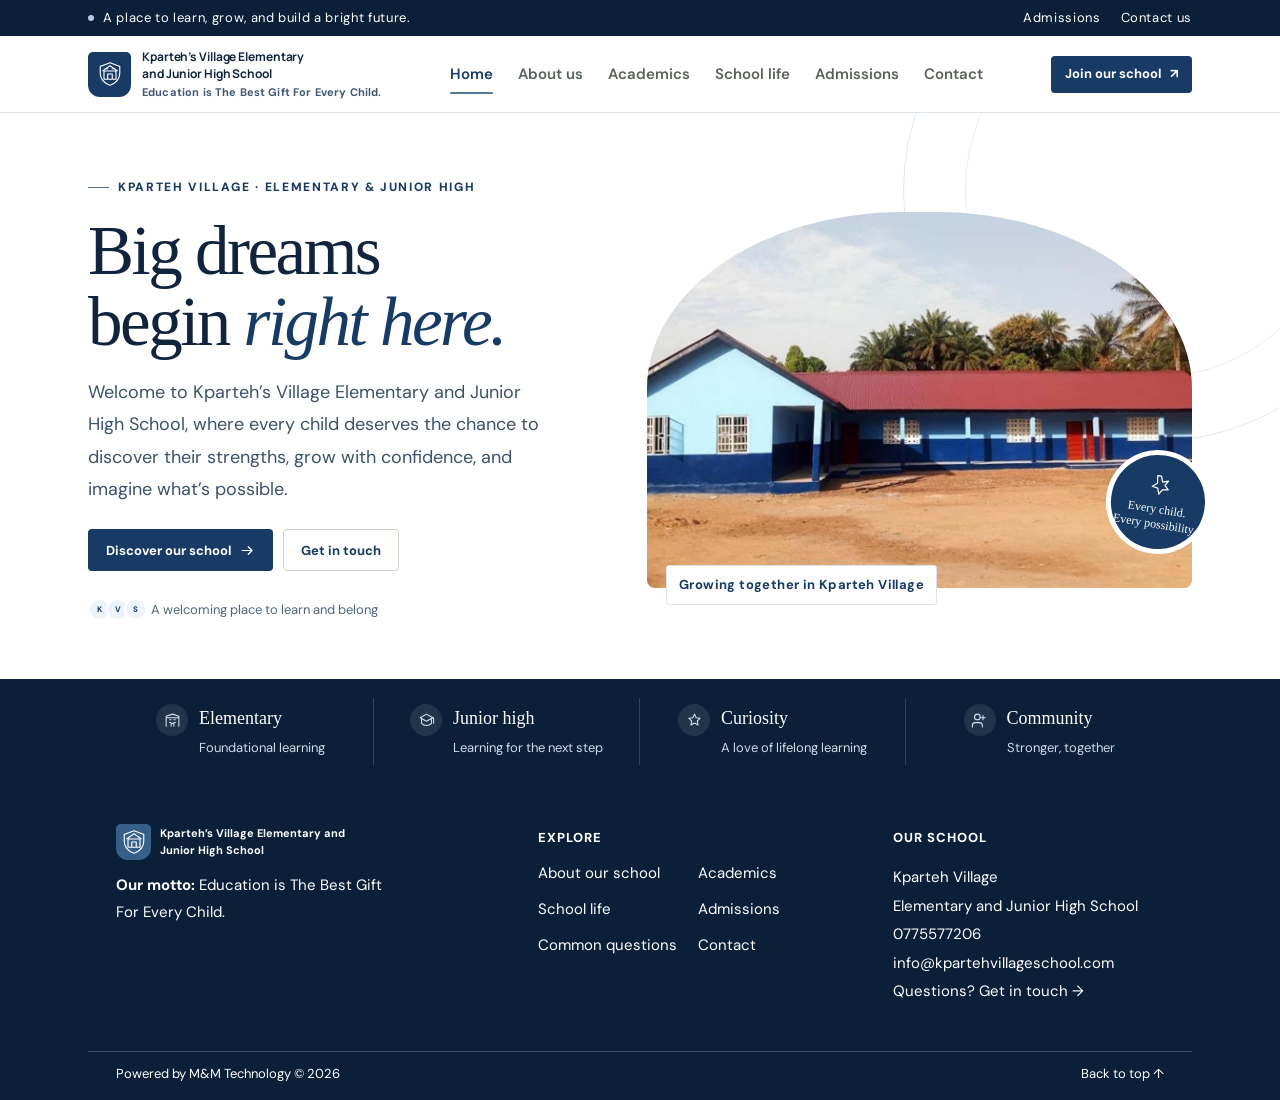
<file: index.html>
<!doctype html>
<html lang="en">
<head>
<meta charset="utf-8">
<meta name="viewport" content="width=device-width,initial-scale=1">
<meta name="theme-color" content="#faf8f3">
<meta name="description" content="Welcome to Kparteh’s Village Elementary and Junior High School. Discover our school, learning programs, admissions, and how to get in touch.">
<title>Home | Kparteh’s Village School</title>
<link rel="preconnect" href="https://fonts.googleapis.com">
<link rel="preconnect" href="https://fonts.gstatic.com" crossorigin>
<link href="https://fonts.googleapis.com/css2?family=DM+Sans:wght@400;500;600;700;800&family=Manrope:wght@400;500;600;700;800&display=swap" rel="stylesheet">
<link rel="stylesheet" href="site.css?v=readable-text">
</head>
<body data-page="index.html">
<a class="skip-link" href="#main">Skip to main content</a>
<div class="topline"><div class="topline-inner"><div class="topline-message"><i></i> A place to learn, grow, and build a bright future.</div><div class="topline-links"><a href="admissions.html">Admissions</a><a href="contact.html">Contact us</a></div></div></div>
<header class="header"><div class="header-inner">
    <a class="brand" href="index.html" aria-label="Kparteh's Village School home"><span class="crest"><svg viewBox="0 0 40 40" aria-hidden="true"><path d="M20 5 33 10v9c0 8-5.6 13.2-13 16-7.4-2.8-13-8-13-16v-9z" fill="none" stroke="currentColor" stroke-width="1.5"/><path d="M12 16h16v11H12zm-2 0 10-7 10 7M17 27v-7h6v7" fill="none" stroke="currentColor" stroke-width="1.5" stroke-linejoin="round"/><path d="M15 13h2m6 0h2" stroke="currentColor" stroke-width="1.5" stroke-linecap="round"/></svg></span><span class="brand-copy"><strong>Kparteh’s Village Elementary<br>and Junior High School</strong><small>Education is The Best Gift For Every Child.</small></span></a>
    <nav class="nav" id="mainNav" aria-label="Main navigation"><a href="index.html">Home</a><a href="about.html">About us</a><a href="academics.html">Academics</a><a href="life.html">School life</a><a href="admissions.html">Admissions</a><a href="contact.html">Contact</a></nav>
    <a class="header-cta" href="admissions.html">Join our school <span aria-hidden="true">↗</span></a><button class="menu-toggle" id="menuToggle" aria-expanded="false" aria-controls="mainNav" aria-label="Open navigation menu"><svg viewBox="0 0 24 24"><path d="M4 7h16M4 12h16M4 17h16" fill="none" stroke="currentColor" stroke-width="1.8" stroke-linecap="round"/></svg></button>
  </div></header>
<main id="main">
<section class="hero" id="home"><div class="hero-inner"><div class="hero-content"><div class="eyebrow">Kparteh Village · Elementary & junior high</div><h1>Big dreams<br>begin <em>right here.</em></h1><p class="hero-copy">Welcome to Kparteh’s Village Elementary and Junior High School, where every child deserves the chance to discover their strengths, grow with confidence, and imagine what’s possible.</p><div class="hero-actions"><a class="button button-primary" href="about.html">Discover our school <svg viewBox="0 0 20 20"><path d="M3 10h13m-5-5 5 5-5 5" fill="none" stroke="currentColor" stroke-width="1.6" stroke-linecap="round" stroke-linejoin="round"/></svg></a><a class="button button-outline" href="contact.html">Get in touch</a></div><div class="hero-note"><span class="note-avatars"><span>K</span><span>V</span><span>S</span></span><span>A welcoming place to learn and belong</span></div></div>
      <div class="hero-visual" aria-label="Photo of the school building at Kparteh Village"><div class="illustration"><img src="Image/schoolbuilding.jpg" alt="School building at Kparteh Village" fetchpriority="high"></div><div class="hero-sticker"><span><svg viewBox="0 0 24 24" aria-hidden="true"><path d="M12 3 14 9l6-2-3 5 4 4-6 1-3 5-2-6-6-1 5-4-1-8z" fill="none" stroke="currentColor" stroke-width="1.3" stroke-linejoin="round"/></svg><br>Every child.<br>Every possibility.</span></div><div class="corner-label">Growing together in Kparteh Village</div></div>
    </div></section>
<div class="stats-band" aria-label="Our school at a glance"><div class="stats-inner"><div class="stat"><span class="stat-icon"><svg viewBox="0 0 24 24"><path d="M3 20V6l9-3 9 3v14M3 8h18M8 11h2m4 0h2M8 15h2m4 0h2M10 20v-2a2 2 0 0 1 4 0v2" fill="none" stroke="currentColor" stroke-width="1.5" stroke-linecap="round" stroke-linejoin="round"/></svg></span><span class="stat-copy"><strong>Elementary</strong><span>Foundational learning</span></span></div><div class="stat"><span class="stat-icon"><svg viewBox="0 0 24 24"><path d="M12 3 3 8l9 5 9-5-9-5zM5 10v6c4 4 10 4 14 0v-6m3-2v8" fill="none" stroke="currentColor" stroke-width="1.5" stroke-linecap="round" stroke-linejoin="round"/></svg></span><span class="stat-copy"><strong>Junior high</strong><span>Learning for the next step</span></span></div><div class="stat"><span class="stat-icon"><svg viewBox="0 0 24 24"><path d="m12 3 2.4 5 5.6.8-4 3.9 1 5.6-5-2.7-5 2.7 1-5.6-4-3.9 5.6-.8z" fill="none" stroke="currentColor" stroke-width="1.5" stroke-linejoin="round"/></svg></span><span class="stat-copy"><strong>Curiosity</strong><span>A love of lifelong learning</span></span></div><div class="stat"><span class="stat-icon"><svg viewBox="0 0 24 24"><path d="M16 21v-2a4 4 0 0 0-4-4H6a4 4 0 0 0-4 4v2m7-10a4 4 0 1 0 0-8 4 4 0 0 0 0 8zm8-6v6m3-3h-6" fill="none" stroke="currentColor" stroke-width="1.5" stroke-linecap="round"/></svg></span><span class="stat-copy"><strong>Community</strong><span>Stronger, together</span></span></div></div></div>
</main>
<footer class="footer"><div class="footer-main"><div class="footer-intro"><a class="footer-brand" href="index.html"><span class="crest"><svg viewBox="0 0 40 40" aria-hidden="true"><path d="M20 5 33 10v9c0 8-5.6 13.2-13 16-7.4-2.8-13-8-13-16v-9z" fill="none" stroke="currentColor" stroke-width="1.5"/><path d="M12 16h16v11H12zm-2 0 10-7 10 7M17 27v-7h6v7" fill="none" stroke="currentColor" stroke-width="1.5" stroke-linejoin="round"/></svg></span><strong>Kparteh’s Village Elementary and Junior High School</strong></a><p><strong>Our motto:</strong> Education is The Best Gift For Every Child.</p></div><div><h3 class="footer-heading">Explore</h3><nav class="footer-links" aria-label="Footer navigation"><a href="about.html">About our school</a><a href="academics.html">Academics</a><a href="life.html">School life</a><a href="admissions.html">Admissions</a><a href="contact.html#faq">Common questions</a><a href="contact.html">Contact</a></nav></div><div><h3 class="footer-heading">Our school</h3><p class="footer-text" style="line-height:1.9">Kparteh Village<br>Elementary and Junior High School<br><a href="tel:0775577206">0775577206</a><br><a href="mailto:info@kpartehvillageschool.com">info@kpartehvillageschool.com</a><br><a class="back-top" href="contact.html">Questions? Get in touch →</a></p></div></div><div class="footer-bottom"><span>Powered by M&amp;M Technology &#169; 2026</span><a href="index.html" class="back-top">Back to top ↑</a></div></footer>
<script>
const menuToggle=document.getElementById('menuToggle');const mainNav=document.getElementById('mainNav');
menuToggle.addEventListener('click',()=>{const open=menuToggle.getAttribute('aria-expanded')!=='true';menuToggle.setAttribute('aria-expanded',String(open));menuToggle.setAttribute('aria-label',open?'Close navigation menu':'Open navigation menu');mainNav.classList.toggle('open',open)});
mainNav.addEventListener('click',event=>{if(event.target.closest('a')){mainNav.classList.remove('open');menuToggle.setAttribute('aria-expanded','false');menuToggle.setAttribute('aria-label','Open navigation menu')}});
const currentPage=document.body.dataset.page;document.querySelectorAll('.nav a').forEach(link=>{if(link.getAttribute('href')===currentPage){link.classList.add('active');link.setAttribute('aria-current','page')}});

document.querySelectorAll('.faq-question').forEach(button=>button.addEventListener('click',()=>{const open=button.getAttribute('aria-expanded')==='true';button.setAttribute('aria-expanded',String(!open));button.nextElementSibling.hidden=open}));
const contactForm=document.getElementById('contactForm');if(contactForm)contactForm.addEventListener('submit',async event=>{event.preventDefault();const data=new FormData(contactForm);const text='Name: '+data.get('name')+'\nPhone: '+(data.get('phone')||'Not provided')+'\nTopic: '+data.get('reason')+'\n\n'+data.get('message');const status=document.getElementById('contactStatus');try{await navigator.clipboard.writeText('Subject: Question for Kparteh’s Village School\n\n'+text);status.textContent='Your message has been copied. You can paste it into an email or share it with the school directly.'}catch{status.textContent='Your message has not been sent. Please copy your details and contact the school directly.'}status.classList.add('show')});
</script>
</body>
</html>
</file>
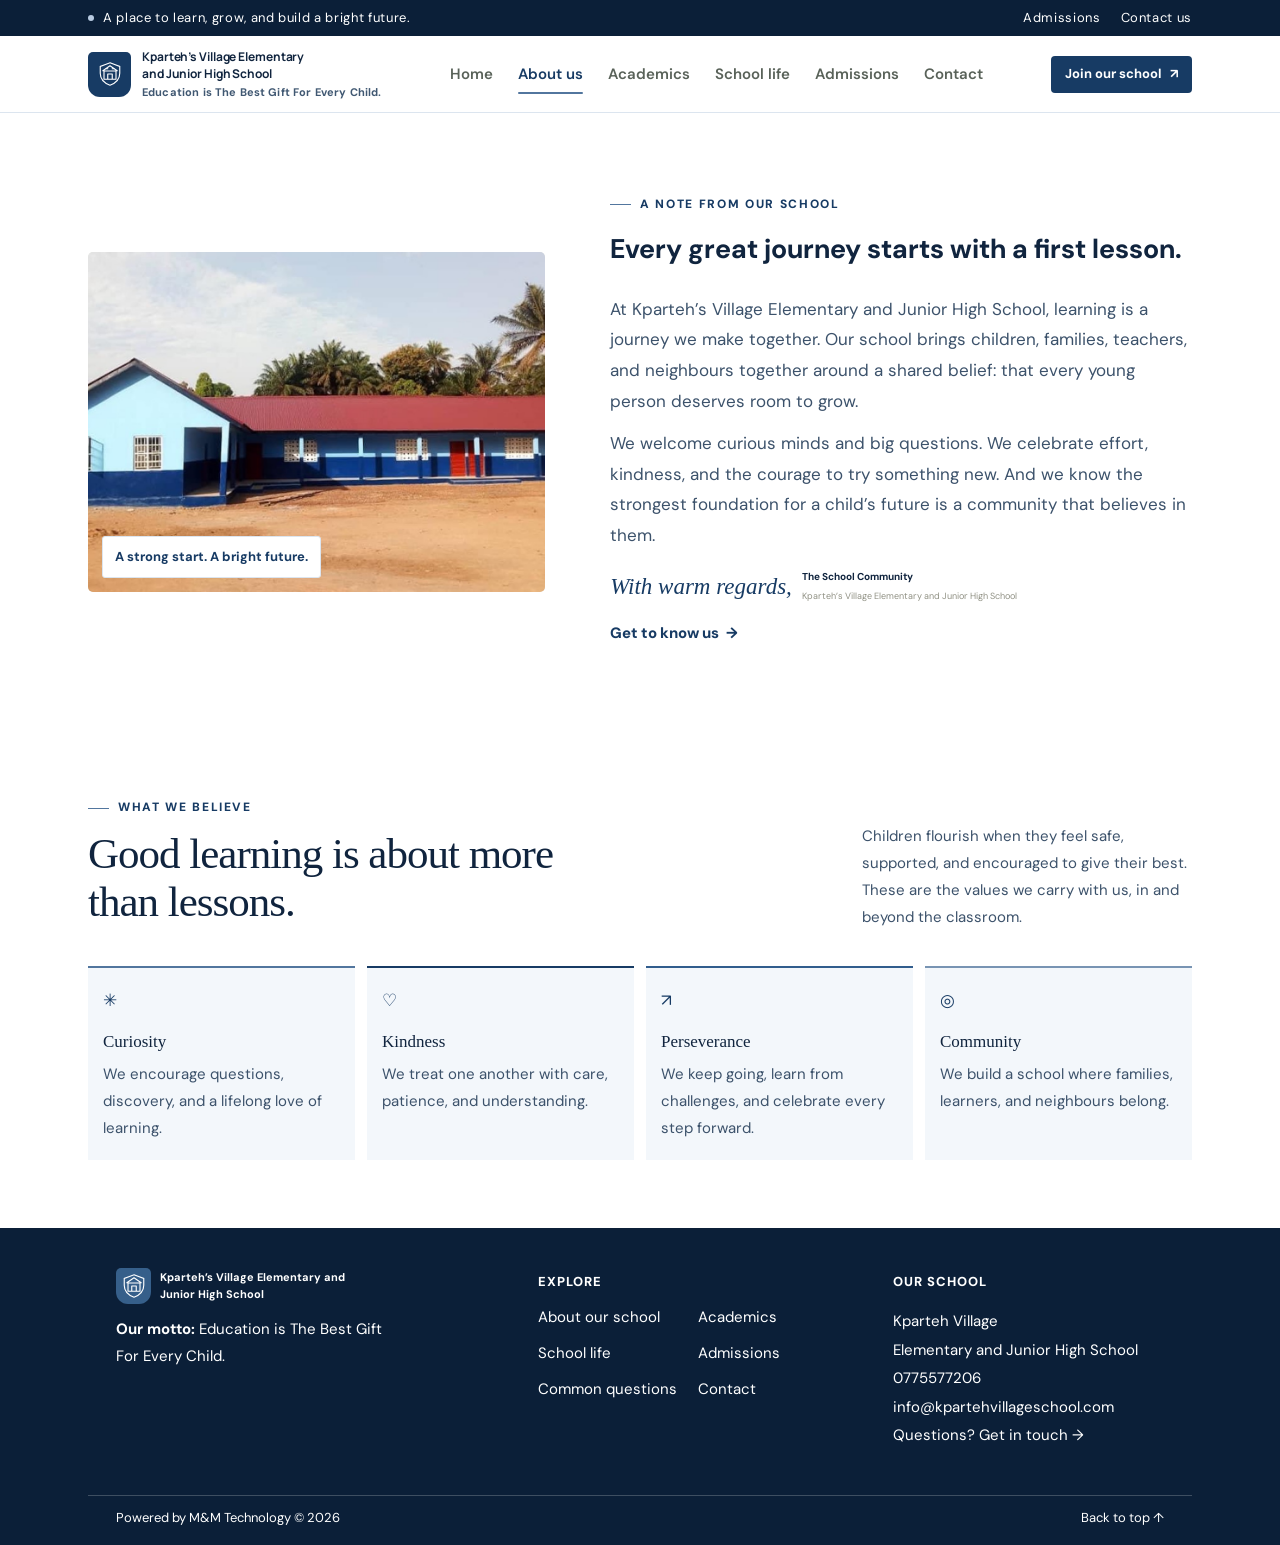
<file: about.html>
<!doctype html>
<html lang="en">
<head>
<meta charset="utf-8">
<meta name="viewport" content="width=device-width,initial-scale=1">
<meta name="theme-color" content="#faf8f3">
<meta name="description" content="Learn about the values and community at Kparteh’s Village Elementary and Junior High School.">
<title>About our school | Kparteh’s Village School</title>
<link rel="preconnect" href="https://fonts.googleapis.com">
<link rel="preconnect" href="https://fonts.gstatic.com" crossorigin>
<link href="https://fonts.googleapis.com/css2?family=DM+Sans:wght@400;500;600;700;800&family=Manrope:wght@400;500;600;700;800&display=swap" rel="stylesheet">
<link rel="stylesheet" href="site.css?v=readable-text">
</head>
<body data-page="about.html">
<a class="skip-link" href="#main">Skip to main content</a>
<div class="topline"><div class="topline-inner"><div class="topline-message"><i></i> A place to learn, grow, and build a bright future.</div><div class="topline-links"><a href="admissions.html">Admissions</a><a href="contact.html">Contact us</a></div></div></div>
<header class="header"><div class="header-inner">
    <a class="brand" href="index.html" aria-label="Kparteh's Village School home"><span class="crest"><svg viewBox="0 0 40 40" aria-hidden="true"><path d="M20 5 33 10v9c0 8-5.6 13.2-13 16-7.4-2.8-13-8-13-16v-9z" fill="none" stroke="currentColor" stroke-width="1.5"/><path d="M12 16h16v11H12zm-2 0 10-7 10 7M17 27v-7h6v7" fill="none" stroke="currentColor" stroke-width="1.5" stroke-linejoin="round"/><path d="M15 13h2m6 0h2" stroke="currentColor" stroke-width="1.5" stroke-linecap="round"/></svg></span><span class="brand-copy"><strong>Kparteh’s Village Elementary<br>and Junior High School</strong><small>Education is The Best Gift For Every Child.</small></span></a>
    <nav class="nav" id="mainNav" aria-label="Main navigation"><a href="index.html">Home</a><a href="about.html">About us</a><a href="academics.html">Academics</a><a href="life.html">School life</a><a href="admissions.html">Admissions</a><a href="contact.html">Contact</a></nav>
    <a class="header-cta" href="admissions.html">Join our school <span aria-hidden="true">↗</span></a><button class="menu-toggle" id="menuToggle" aria-expanded="false" aria-controls="mainNav" aria-label="Open navigation menu"><svg viewBox="0 0 24 24"><path d="M4 7h16M4 12h16M4 17h16" fill="none" stroke="currentColor" stroke-width="1.8" stroke-linecap="round"/></svg></button>
  </div></header>
<main id="main">
<section class="section welcome-section" id="about"><div class="section-inner welcome-grid"><div class="welcome-illustration"><img src="Image/schoolbuilding.jpg" alt="Kparteh Village Elementary and Junior High School building" loading="lazy"><span class="welcome-chip">A strong start. A bright future.</span></div><div class="welcome-copy"><div class="eyebrow">A note from our school</div><h2>Every great journey starts with a first lesson.</h2><p>At Kparteh’s Village Elementary and Junior High School, learning is a journey we make together. Our school brings children, families, teachers, and neighbours together around a shared belief: that every young person deserves room to grow.</p><p>We welcome curious minds and big questions. We celebrate effort, kindness, and the courage to try something new. And we know the strongest foundation for a child’s future is a community that believes in them.</p><div class="signature"><span class="signature-mark">With warm regards,</span><span class="signature-text"><strong>The School Community</strong><small>Kparteh’s Village Elementary and Junior High School</small></span></div><a class="text-link" href="academics.html">Get to know us <span>→</span></a></div></div></section>
<section class="section values-section"><div class="section-inner"><div class="values-head"><div class="section-heading"><div class="eyebrow">What we believe</div><h2>Good learning is about more than lessons.</h2></div><p>Children flourish when they feel safe, supported, and encouraged to give their best. These are the values we carry with us, in and beyond the classroom.</p></div><div class="value-grid"><article class="value-card"><span class="value-symbol">✳</span><h3>Curiosity</h3><p>We encourage questions, discovery, and a lifelong love of learning.</p></article><article class="value-card"><span class="value-symbol">♡</span><h3>Kindness</h3><p>We treat one another with care, patience, and understanding.</p></article><article class="value-card"><span class="value-symbol">↗</span><h3>Perseverance</h3><p>We keep going, learn from challenges, and celebrate every step forward.</p></article><article class="value-card"><span class="value-symbol">◎</span><h3>Community</h3><p>We build a school where families, learners, and neighbours belong.</p></article></div></div></section>
</main>
<footer class="footer"><div class="footer-main"><div class="footer-intro"><a class="footer-brand" href="index.html"><span class="crest"><svg viewBox="0 0 40 40" aria-hidden="true"><path d="M20 5 33 10v9c0 8-5.6 13.2-13 16-7.4-2.8-13-8-13-16v-9z" fill="none" stroke="currentColor" stroke-width="1.5"/><path d="M12 16h16v11H12zm-2 0 10-7 10 7M17 27v-7h6v7" fill="none" stroke="currentColor" stroke-width="1.5" stroke-linejoin="round"/></svg></span><strong>Kparteh’s Village Elementary and Junior High School</strong></a><p><strong>Our motto:</strong> Education is The Best Gift For Every Child.</p></div><div><h3 class="footer-heading">Explore</h3><nav class="footer-links" aria-label="Footer navigation"><a href="about.html">About our school</a><a href="academics.html">Academics</a><a href="life.html">School life</a><a href="admissions.html">Admissions</a><a href="contact.html#faq">Common questions</a><a href="contact.html">Contact</a></nav></div><div><h3 class="footer-heading">Our school</h3><p class="footer-text" style="line-height:1.9">Kparteh Village<br>Elementary and Junior High School<br><a href="tel:0775577206">0775577206</a><br><a href="mailto:info@kpartehvillageschool.com">info@kpartehvillageschool.com</a><br><a class="back-top" href="contact.html">Questions? Get in touch →</a></p></div></div><div class="footer-bottom"><span>Powered by M&amp;M Technology &#169; 2026</span><a href="index.html" class="back-top">Back to top ↑</a></div></footer>
<script>
const menuToggle=document.getElementById('menuToggle');const mainNav=document.getElementById('mainNav');
menuToggle.addEventListener('click',()=>{const open=menuToggle.getAttribute('aria-expanded')!=='true';menuToggle.setAttribute('aria-expanded',String(open));menuToggle.setAttribute('aria-label',open?'Close navigation menu':'Open navigation menu');mainNav.classList.toggle('open',open)});
mainNav.addEventListener('click',event=>{if(event.target.closest('a')){mainNav.classList.remove('open');menuToggle.setAttribute('aria-expanded','false');menuToggle.setAttribute('aria-label','Open navigation menu')}});
const currentPage=document.body.dataset.page;document.querySelectorAll('.nav a').forEach(link=>{if(link.getAttribute('href')===currentPage){link.classList.add('active');link.setAttribute('aria-current','page')}});

document.querySelectorAll('.faq-question').forEach(button=>button.addEventListener('click',()=>{const open=button.getAttribute('aria-expanded')==='true';button.setAttribute('aria-expanded',String(!open));button.nextElementSibling.hidden=open}));
const contactForm=document.getElementById('contactForm');if(contactForm)contactForm.addEventListener('submit',async event=>{event.preventDefault();const data=new FormData(contactForm);const text='Name: '+data.get('name')+'\nPhone: '+(data.get('phone')||'Not provided')+'\nTopic: '+data.get('reason')+'\n\n'+data.get('message');const status=document.getElementById('contactStatus');try{await navigator.clipboard.writeText('Subject: Question for Kparteh’s Village School\n\n'+text);status.textContent='Your message has been copied. You can paste it into an email or share it with the school directly.'}catch{status.textContent='Your message has not been sent. Please copy your details and contact the school directly.'}status.classList.add('show')});
</script>
</body>
</html>
</file>
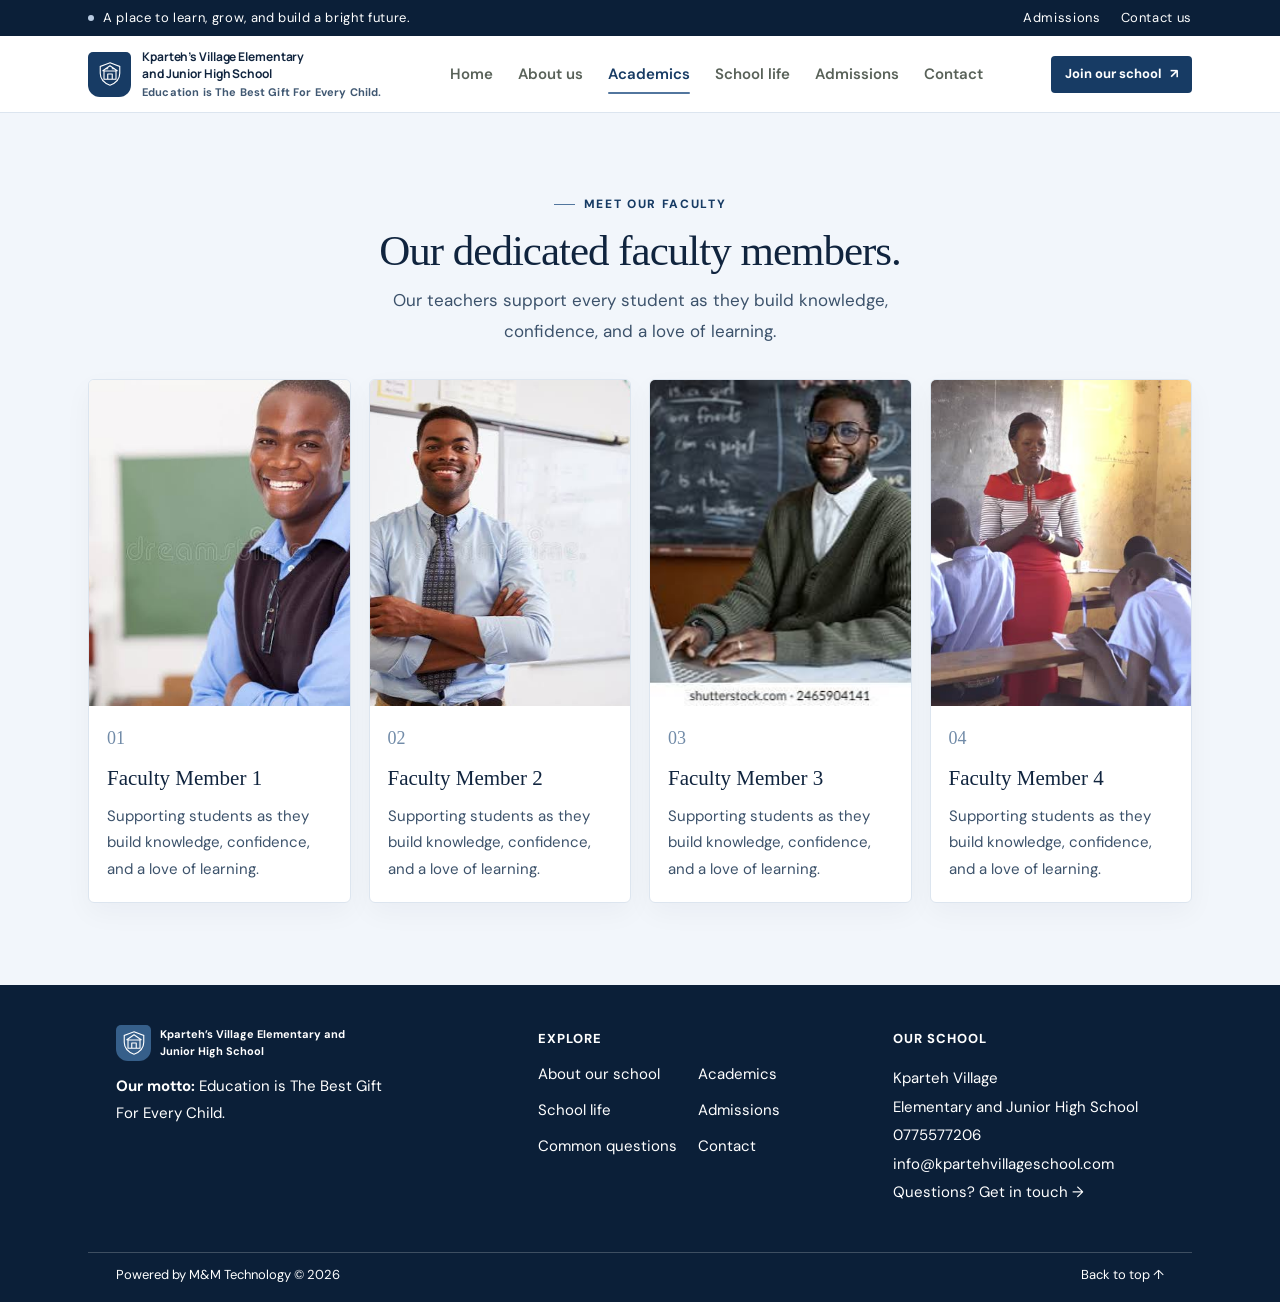
<file: academics.html>
<!doctype html>
<html lang="en">
<head>
<meta charset="utf-8">
<meta name="viewport" content="width=device-width,initial-scale=1">
<meta name="theme-color" content="#faf8f3">
<meta name="description" content="Explore elementary and junior high learning at Kparteh’s Village Elementary and Junior High School.">
<title>Academics | Kparteh’s Village School</title>
<link rel="preconnect" href="https://fonts.googleapis.com">
<link rel="preconnect" href="https://fonts.gstatic.com" crossorigin>
<link href="https://fonts.googleapis.com/css2?family=DM+Sans:wght@400;500;600;700;800&family=Manrope:wght@400;500;600;700;800&display=swap" rel="stylesheet">
<link rel="stylesheet" href="site.css?v=faculty-four-column">
</head>
<body data-page="academics.html">
<a class="skip-link" href="#main">Skip to main content</a>
<div class="topline"><div class="topline-inner"><div class="topline-message"><i></i> A place to learn, grow, and build a bright future.</div><div class="topline-links"><a href="admissions.html">Admissions</a><a href="contact.html">Contact us</a></div></div></div>
<header class="header"><div class="header-inner">
    <a class="brand" href="index.html" aria-label="Kparteh's Village School home"><span class="crest"><svg viewBox="0 0 40 40" aria-hidden="true"><path d="M20 5 33 10v9c0 8-5.6 13.2-13 16-7.4-2.8-13-8-13-16v-9z" fill="none" stroke="currentColor" stroke-width="1.5"/><path d="M12 16h16v11H12zm-2 0 10-7 10 7M17 27v-7h6v7" fill="none" stroke="currentColor" stroke-width="1.5" stroke-linejoin="round"/><path d="M15 13h2m6 0h2" stroke="currentColor" stroke-width="1.5" stroke-linecap="round"/></svg></span><span class="brand-copy"><strong>Kparteh’s Village Elementary<br>and Junior High School</strong><small>Education is The Best Gift For Every Child.</small></span></a>
    <nav class="nav" id="mainNav" aria-label="Main navigation"><a href="index.html">Home</a><a href="about.html">About us</a><a href="academics.html">Academics</a><a href="life.html">School life</a><a href="admissions.html">Admissions</a><a href="contact.html">Contact</a></nav>
    <a class="header-cta" href="admissions.html">Join our school <span aria-hidden="true">↗</span></a><button class="menu-toggle" id="menuToggle" aria-expanded="false" aria-controls="mainNav" aria-label="Open navigation menu"><svg viewBox="0 0 24 24"><path d="M4 7h16M4 12h16M4 17h16" fill="none" stroke="currentColor" stroke-width="1.8" stroke-linecap="round"/></svg></button>
  </div></header>
<main id="main">
<section class="section program-section" id="academics"><div class="section-inner"><div class="section-heading center"><div class="eyebrow">Meet our faculty</div><h2>Our dedicated faculty members.</h2><p>Our teachers support every student as they build knowledge, confidence, and a love of learning.</p></div><div class="faculty-grid"><article class="faculty-card"><img src="Image/instructor.jpg" alt="Faculty member 1" loading="lazy"><div class="faculty-copy"><span class="faculty-number">01</span><h3>Faculty Member 1</h3><p>Supporting students as they build knowledge, confidence, and a love of learning.</p></div></article><article class="faculty-card"><img src="Image/instructor1.jpg" alt="Faculty member 2" loading="lazy"><div class="faculty-copy"><span class="faculty-number">02</span><h3>Faculty Member 2</h3><p>Supporting students as they build knowledge, confidence, and a love of learning.</p></div></article><article class="faculty-card"><img src="Image/instructor2.jpg" alt="Faculty member 3" loading="lazy"><div class="faculty-copy"><span class="faculty-number">03</span><h3>Faculty Member 3</h3><p>Supporting students as they build knowledge, confidence, and a love of learning.</p></div></article><article class="faculty-card"><img src="Image/teacher.jpg" alt="Faculty member teaching a class" loading="lazy"><div class="faculty-copy"><span class="faculty-number">04</span><h3>Faculty Member 4</h3><p>Supporting students as they build knowledge, confidence, and a love of learning.</p></div></article></div></div></section>
</main>
<footer class="footer"><div class="footer-main"><div class="footer-intro"><a class="footer-brand" href="index.html"><span class="crest"><svg viewBox="0 0 40 40" aria-hidden="true"><path d="M20 5 33 10v9c0 8-5.6 13.2-13 16-7.4-2.8-13-8-13-16v-9z" fill="none" stroke="currentColor" stroke-width="1.5"/><path d="M12 16h16v11H12zm-2 0 10-7 10 7M17 27v-7h6v7" fill="none" stroke="currentColor" stroke-width="1.5" stroke-linejoin="round"/></svg></span><strong>Kparteh’s Village Elementary and Junior High School</strong></a><p><strong>Our motto:</strong> Education is The Best Gift For Every Child.</p></div><div><h3 class="footer-heading">Explore</h3><nav class="footer-links" aria-label="Footer navigation"><a href="about.html">About our school</a><a href="academics.html">Academics</a><a href="life.html">School life</a><a href="admissions.html">Admissions</a><a href="contact.html#faq">Common questions</a><a href="contact.html">Contact</a></nav></div><div><h3 class="footer-heading">Our school</h3><p class="footer-text" style="line-height:1.9">Kparteh Village<br>Elementary and Junior High School<br><a href="tel:0775577206">0775577206</a><br><a href="mailto:info@kpartehvillageschool.com">info@kpartehvillageschool.com</a><br><a class="back-top" href="contact.html">Questions? Get in touch →</a></p></div></div><div class="footer-bottom"><span>Powered by M&amp;M Technology &#169; 2026</span><a href="index.html" class="back-top">Back to top ↑</a></div></footer>
<script>
const menuToggle=document.getElementById('menuToggle');const mainNav=document.getElementById('mainNav');
menuToggle.addEventListener('click',()=>{const open=menuToggle.getAttribute('aria-expanded')!=='true';menuToggle.setAttribute('aria-expanded',String(open));menuToggle.setAttribute('aria-label',open?'Close navigation menu':'Open navigation menu');mainNav.classList.toggle('open',open)});
mainNav.addEventListener('click',event=>{if(event.target.closest('a')){mainNav.classList.remove('open');menuToggle.setAttribute('aria-expanded','false');menuToggle.setAttribute('aria-label','Open navigation menu')}});
const currentPage=document.body.dataset.page;document.querySelectorAll('.nav a').forEach(link=>{if(link.getAttribute('href')===currentPage){link.classList.add('active');link.setAttribute('aria-current','page')}});

document.querySelectorAll('.faq-question').forEach(button=>button.addEventListener('click',()=>{const open=button.getAttribute('aria-expanded')==='true';button.setAttribute('aria-expanded',String(!open));button.nextElementSibling.hidden=open}));
const contactForm=document.getElementById('contactForm');if(contactForm)contactForm.addEventListener('submit',async event=>{event.preventDefault();const data=new FormData(contactForm);const text='Name: '+data.get('name')+'\nPhone: '+(data.get('phone')||'Not provided')+'\nTopic: '+data.get('reason')+'\n\n'+data.get('message');const status=document.getElementById('contactStatus');try{await navigator.clipboard.writeText('Subject: Question for Kparteh’s Village School\n\n'+text);status.textContent='Your message has been copied. You can paste it into an email or share it with the school directly.'}catch{status.textContent='Your message has not been sent. Please copy your details and contact the school directly.'}status.classList.add('show')});
</script>
</body>
</html>
</file>
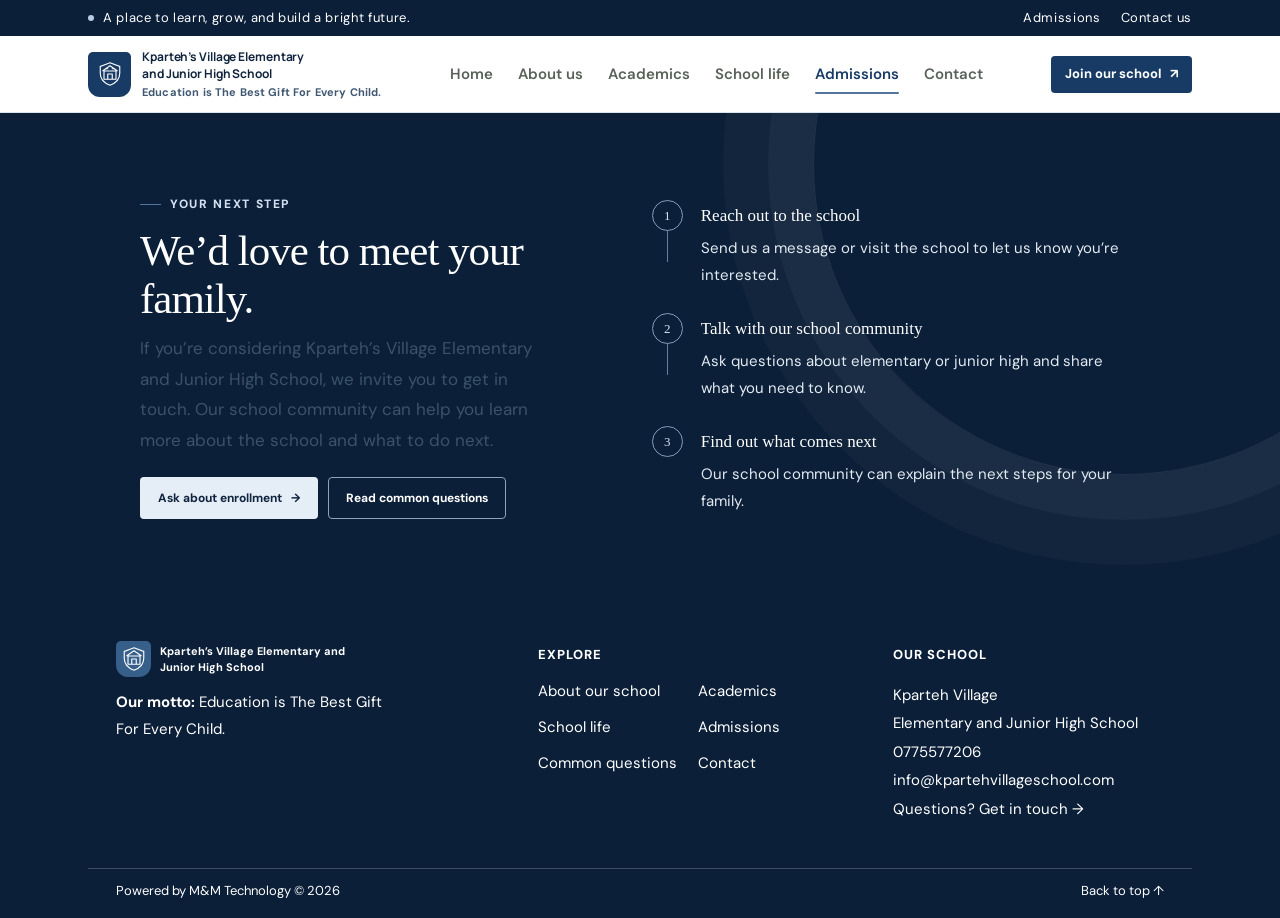
<file: admissions.html>
<!doctype html>
<html lang="en">
<head>
<meta charset="utf-8">
<meta name="viewport" content="width=device-width,initial-scale=1">
<meta name="theme-color" content="#faf8f3">
<meta name="description" content="Find out how to ask about enrolling at Kparteh’s Village Elementary and Junior High School.">
<title>Admissions | Kparteh’s Village School</title>
<link rel="preconnect" href="https://fonts.googleapis.com">
<link rel="preconnect" href="https://fonts.gstatic.com" crossorigin>
<link href="https://fonts.googleapis.com/css2?family=DM+Sans:wght@400;500;600;700;800&family=Manrope:wght@400;500;600;700;800&display=swap" rel="stylesheet">
<link rel="stylesheet" href="site.css?v=readable-text">
</head>
<body data-page="admissions.html">
<a class="skip-link" href="#main">Skip to main content</a>
<div class="topline"><div class="topline-inner"><div class="topline-message"><i></i> A place to learn, grow, and build a bright future.</div><div class="topline-links"><a href="admissions.html">Admissions</a><a href="contact.html">Contact us</a></div></div></div>
<header class="header"><div class="header-inner">
    <a class="brand" href="index.html" aria-label="Kparteh's Village School home"><span class="crest"><svg viewBox="0 0 40 40" aria-hidden="true"><path d="M20 5 33 10v9c0 8-5.6 13.2-13 16-7.4-2.8-13-8-13-16v-9z" fill="none" stroke="currentColor" stroke-width="1.5"/><path d="M12 16h16v11H12zm-2 0 10-7 10 7M17 27v-7h6v7" fill="none" stroke="currentColor" stroke-width="1.5" stroke-linejoin="round"/><path d="M15 13h2m6 0h2" stroke="currentColor" stroke-width="1.5" stroke-linecap="round"/></svg></span><span class="brand-copy"><strong>Kparteh’s Village Elementary<br>and Junior High School</strong><small>Education is The Best Gift For Every Child.</small></span></a>
    <nav class="nav" id="mainNav" aria-label="Main navigation"><a href="index.html">Home</a><a href="about.html">About us</a><a href="academics.html">Academics</a><a href="life.html">School life</a><a href="admissions.html">Admissions</a><a href="contact.html">Contact</a></nav>
    <a class="header-cta" href="admissions.html">Join our school <span aria-hidden="true">↗</span></a><button class="menu-toggle" id="menuToggle" aria-expanded="false" aria-controls="mainNav" aria-label="Open navigation menu"><svg viewBox="0 0 24 24"><path d="M4 7h16M4 12h16M4 17h16" fill="none" stroke="currentColor" stroke-width="1.8" stroke-linecap="round"/></svg></button>
  </div></header>
<main id="main">
<section class="section admissions-section" id="admissions"><div class="section-inner admissions-inner"><div class="admissions-copy"><div class="eyebrow">Your next step</div><h2>We’d love to meet your family.</h2><p>If you’re considering Kparteh’s Village Elementary and Junior High School, we invite you to get in touch. Our school community can help you learn more about the school and what to do next.</p><div class="admissions-contact"><a class="button button-primary" href="contact.html">Ask about enrollment <span aria-hidden="true">→</span></a><a class="button button-outline" href="contact.html#faq">Read common questions</a></div></div><div class="steps" aria-label="How to ask about enrollment"><article class="step"><span class="step-number">1</span><div><h3>Reach out to the school</h3><p>Send us a message or visit the school to let us know you’re interested.</p></div></article><article class="step"><span class="step-number">2</span><div><h3>Talk with our school community</h3><p>Ask questions about elementary or junior high and share what you need to know.</p></div></article><article class="step"><span class="step-number">3</span><div><h3>Find out what comes next</h3><p>Our school community can explain the next steps for your family.</p></div></article></div></div></section>
</main>
<footer class="footer"><div class="footer-main"><div class="footer-intro"><a class="footer-brand" href="index.html"><span class="crest"><svg viewBox="0 0 40 40" aria-hidden="true"><path d="M20 5 33 10v9c0 8-5.6 13.2-13 16-7.4-2.8-13-8-13-16v-9z" fill="none" stroke="currentColor" stroke-width="1.5"/><path d="M12 16h16v11H12zm-2 0 10-7 10 7M17 27v-7h6v7" fill="none" stroke="currentColor" stroke-width="1.5" stroke-linejoin="round"/></svg></span><strong>Kparteh’s Village Elementary and Junior High School</strong></a><p><strong>Our motto:</strong> Education is The Best Gift For Every Child.</p></div><div><h3 class="footer-heading">Explore</h3><nav class="footer-links" aria-label="Footer navigation"><a href="about.html">About our school</a><a href="academics.html">Academics</a><a href="life.html">School life</a><a href="admissions.html">Admissions</a><a href="contact.html#faq">Common questions</a><a href="contact.html">Contact</a></nav></div><div><h3 class="footer-heading">Our school</h3><p class="footer-text" style="line-height:1.9">Kparteh Village<br>Elementary and Junior High School<br><a href="tel:0775577206">0775577206</a><br><a href="mailto:info@kpartehvillageschool.com">info@kpartehvillageschool.com</a><br><a class="back-top" href="contact.html">Questions? Get in touch →</a></p></div></div><div class="footer-bottom"><span>Powered by M&amp;M Technology &#169; 2026</span><a href="index.html" class="back-top">Back to top ↑</a></div></footer>
<script>
const menuToggle=document.getElementById('menuToggle');const mainNav=document.getElementById('mainNav');
menuToggle.addEventListener('click',()=>{const open=menuToggle.getAttribute('aria-expanded')!=='true';menuToggle.setAttribute('aria-expanded',String(open));menuToggle.setAttribute('aria-label',open?'Close navigation menu':'Open navigation menu');mainNav.classList.toggle('open',open)});
mainNav.addEventListener('click',event=>{if(event.target.closest('a')){mainNav.classList.remove('open');menuToggle.setAttribute('aria-expanded','false');menuToggle.setAttribute('aria-label','Open navigation menu')}});
const currentPage=document.body.dataset.page;document.querySelectorAll('.nav a').forEach(link=>{if(link.getAttribute('href')===currentPage){link.classList.add('active');link.setAttribute('aria-current','page')}});

document.querySelectorAll('.faq-question').forEach(button=>button.addEventListener('click',()=>{const open=button.getAttribute('aria-expanded')==='true';button.setAttribute('aria-expanded',String(!open));button.nextElementSibling.hidden=open}));
const contactForm=document.getElementById('contactForm');if(contactForm)contactForm.addEventListener('submit',async event=>{event.preventDefault();const data=new FormData(contactForm);const text='Name: '+data.get('name')+'\nPhone: '+(data.get('phone')||'Not provided')+'\nTopic: '+data.get('reason')+'\n\n'+data.get('message');const status=document.getElementById('contactStatus');try{await navigator.clipboard.writeText('Subject: Question for Kparteh’s Village School\n\n'+text);status.textContent='Your message has been copied. You can paste it into an email or share it with the school directly.'}catch{status.textContent='Your message has not been sent. Please copy your details and contact the school directly.'}status.classList.add('show')});
</script>
</body>
</html>
</file>
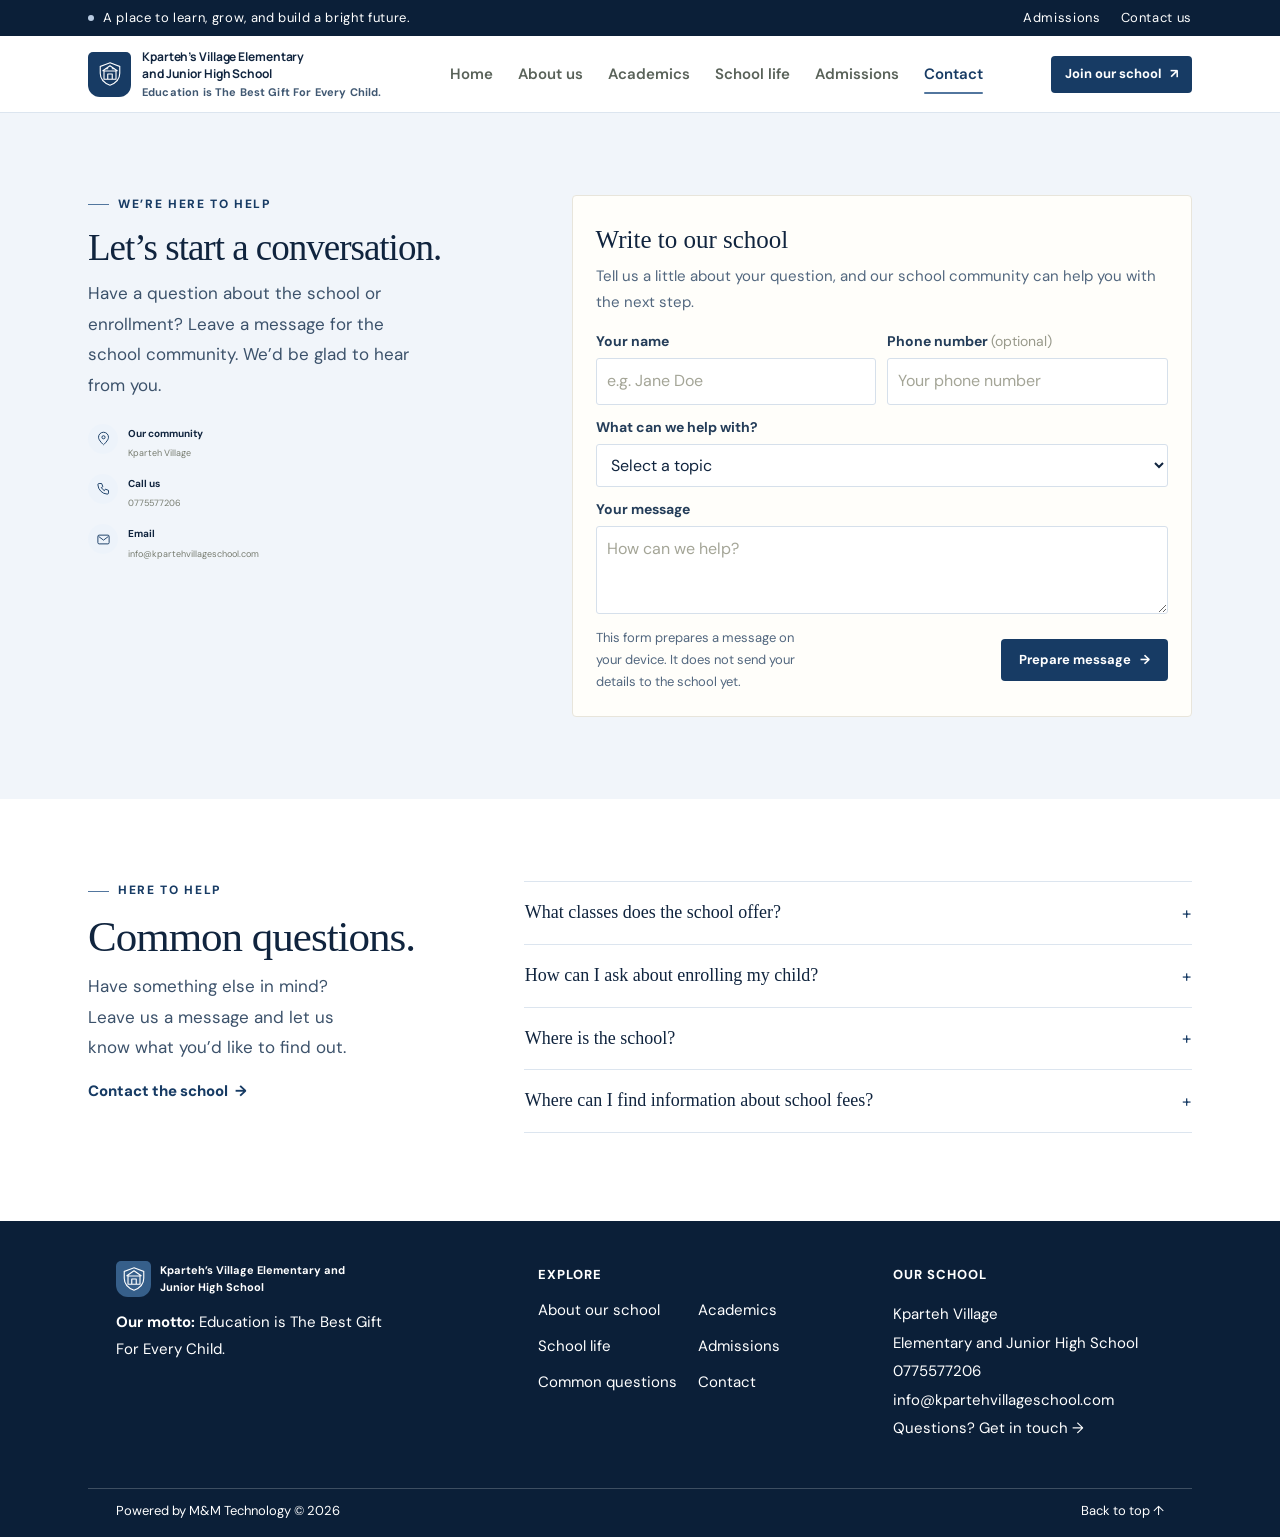
<file: contact.html>
<!doctype html>
<html lang="en">
<head>
<meta charset="utf-8">
<meta name="viewport" content="width=device-width,initial-scale=1">
<meta name="theme-color" content="#faf8f3">
<meta name="description" content="Contact Kparteh’s Village Elementary and Junior High School with a question about the school or enrollment.">
<title>Contact our school | Kparteh’s Village School</title>
<link rel="preconnect" href="https://fonts.googleapis.com">
<link rel="preconnect" href="https://fonts.gstatic.com" crossorigin>
<link href="https://fonts.googleapis.com/css2?family=DM+Sans:wght@400;500;600;700;800&family=Manrope:wght@400;500;600;700;800&display=swap" rel="stylesheet">
<link rel="stylesheet" href="site.css?v=readable-text">
</head>
<body data-page="contact.html">
<a class="skip-link" href="#main">Skip to main content</a>
<div class="topline"><div class="topline-inner"><div class="topline-message"><i></i> A place to learn, grow, and build a bright future.</div><div class="topline-links"><a href="admissions.html">Admissions</a><a href="contact.html">Contact us</a></div></div></div>
<header class="header"><div class="header-inner">
    <a class="brand" href="index.html" aria-label="Kparteh's Village School home"><span class="crest"><svg viewBox="0 0 40 40" aria-hidden="true"><path d="M20 5 33 10v9c0 8-5.6 13.2-13 16-7.4-2.8-13-8-13-16v-9z" fill="none" stroke="currentColor" stroke-width="1.5"/><path d="M12 16h16v11H12zm-2 0 10-7 10 7M17 27v-7h6v7" fill="none" stroke="currentColor" stroke-width="1.5" stroke-linejoin="round"/><path d="M15 13h2m6 0h2" stroke="currentColor" stroke-width="1.5" stroke-linecap="round"/></svg></span><span class="brand-copy"><strong>Kparteh’s Village Elementary<br>and Junior High School</strong><small>Education is The Best Gift For Every Child.</small></span></a>
    <nav class="nav" id="mainNav" aria-label="Main navigation"><a href="index.html">Home</a><a href="about.html">About us</a><a href="academics.html">Academics</a><a href="life.html">School life</a><a href="admissions.html">Admissions</a><a href="contact.html">Contact</a></nav>
    <a class="header-cta" href="admissions.html">Join our school <span aria-hidden="true">↗</span></a><button class="menu-toggle" id="menuToggle" aria-expanded="false" aria-controls="mainNav" aria-label="Open navigation menu"><svg viewBox="0 0 24 24"><path d="M4 7h16M4 12h16M4 17h16" fill="none" stroke="currentColor" stroke-width="1.8" stroke-linecap="round"/></svg></button>
  </div></header>
<main id="main">
<section class="section contact-section" id="contact"><div class="section-inner contact-grid"><div class="contact-copy"><div class="eyebrow">We’re here to help</div><h2>Let’s start a conversation.</h2><p>Have a question about the school or enrollment? Leave a message for the school community. We’d be glad to hear from you.</p><div class="contact-details"><div class="contact-detail"><span class="contact-detail-icon"><svg viewBox="0 0 24 24"><path d="M20 10c0 5-8 12-8 12S4 15 4 10a8 8 0 1 1 16 0z" fill="none" stroke="currentColor" stroke-width="1.5"/><circle cx="12" cy="10" r="2.5" fill="none" stroke="currentColor" stroke-width="1.5"/></svg></span><span><strong>Our community</strong><small>Kparteh Village</small></span></div><div class="contact-detail"><span class="contact-detail-icon"><svg viewBox="0 0 24 24"><path d="M5 4h4l2 5-2.5 1.5a14 14 0 0 0 5 5L15 13l5 2v4a2 2 0 0 1-2 2A16 16 0 0 1 3 6a2 2 0 0 1 2-2z" fill="none" stroke="currentColor" stroke-width="1.5" stroke-linejoin="round"/></svg></span><span><strong>Call us</strong><small><a href="tel:0775577206">0775577206</a></small></span></div><div class="contact-detail"><span class="contact-detail-icon"><svg viewBox="0 0 24 24"><rect x="3" y="5" width="18" height="14" rx="2" fill="none" stroke="currentColor" stroke-width="1.5"/><path d="m4 7 8 6 8-6" fill="none" stroke="currentColor" stroke-width="1.5"/></svg></span><span><strong>Email</strong><small><a href="mailto:info@kpartehvillageschool.com">info@kpartehvillageschool.com</a></small></span></div></div></div><form class="contact-form" id="contactForm"><h3 class="form-title">Write to our school</h3><p class="form-caption">Tell us a little about your question, and our school community can help you with the next step.</p><div class="form-grid"><div class="field"><label for="contactName">Your name</label><input id="contactName" name="name" autocomplete="name" placeholder="e.g. Jane Doe" required></div><div class="field"><label for="contactPhone">Phone number <span style="font-weight:400;color:#999a8c">(optional)</span></label><input id="contactPhone" name="phone" type="tel" autocomplete="tel" placeholder="Your phone number"></div><div class="field full"><label for="contactReason">What can we help with?</label><select id="contactReason" name="reason" required><option value="" disabled selected>Select a topic</option><option>Enrollment question</option><option>Elementary school</option><option>Junior high school</option><option>General question</option><option>Other</option></select></div><div class="field full"><label for="contactMessage">Your message</label><textarea id="contactMessage" name="message" placeholder="How can we help?" required></textarea></div></div><div class="form-footer"><span class="form-note">This form prepares a message on your device. It does not send your details to the school yet.</span><button class="button button-primary" type="submit">Prepare message <span aria-hidden="true">→</span></button></div><div class="form-status" id="contactStatus" role="status" aria-live="polite"></div></form></div></section>
<section class="section faq-section" id="faq"><div class="section-inner faq-grid"><div class="faq-copy"><div class="section-heading"><div class="eyebrow">Here to help</div><h2>Common questions.</h2><p>Have something else in mind? Leave us a message and let us know what you’d like to find out.</p><a class="text-link" href="contact.html">Contact the school <span>→</span></a></div></div><div class="faq-list"><article class="faq-item"><button class="faq-question" aria-expanded="false"><span>What classes does the school offer?</span><span>+</span></button><div class="faq-answer" hidden>Kparteh’s Village Elementary and Junior High School serves elementary and junior high learners. Contact the school community to ask about the class that’s right for your child.</div></article><article class="faq-item"><button class="faq-question" aria-expanded="false"><span>How can I ask about enrolling my child?</span><span>+</span></button><div class="faq-answer" hidden>Use the contact form on this page to prepare an enrollment enquiry. The school’s admissions process and availability can be discussed directly with the school community.</div></article><article class="faq-item"><button class="faq-question" aria-expanded="false"><span>Where is the school?</span><span>+</span></button><div class="faq-answer" hidden>The school is in Kparteh Village. Please contact the school community for directions and help planning your visit.</div></article><article class="faq-item"><button class="faq-question" aria-expanded="false"><span>Where can I find information about school fees?</span><span>+</span></button><div class="faq-answer" hidden>For up-to-date information about fees and any other requirements, please ask the school directly through the contact form or when you visit.</div></article></div></div></section>
</main>
<footer class="footer"><div class="footer-main"><div class="footer-intro"><a class="footer-brand" href="index.html"><span class="crest"><svg viewBox="0 0 40 40" aria-hidden="true"><path d="M20 5 33 10v9c0 8-5.6 13.2-13 16-7.4-2.8-13-8-13-16v-9z" fill="none" stroke="currentColor" stroke-width="1.5"/><path d="M12 16h16v11H12zm-2 0 10-7 10 7M17 27v-7h6v7" fill="none" stroke="currentColor" stroke-width="1.5" stroke-linejoin="round"/></svg></span><strong>Kparteh’s Village Elementary and Junior High School</strong></a><p><strong>Our motto:</strong> Education is The Best Gift For Every Child.</p></div><div><h3 class="footer-heading">Explore</h3><nav class="footer-links" aria-label="Footer navigation"><a href="about.html">About our school</a><a href="academics.html">Academics</a><a href="life.html">School life</a><a href="admissions.html">Admissions</a><a href="contact.html#faq">Common questions</a><a href="contact.html">Contact</a></nav></div><div><h3 class="footer-heading">Our school</h3><p class="footer-text" style="line-height:1.9">Kparteh Village<br>Elementary and Junior High School<br><a href="tel:0775577206">0775577206</a><br><a href="mailto:info@kpartehvillageschool.com">info@kpartehvillageschool.com</a><br><a class="back-top" href="contact.html">Questions? Get in touch →</a></p></div></div><div class="footer-bottom"><span>Powered by M&amp;M Technology &#169; 2026</span><a href="index.html" class="back-top">Back to top ↑</a></div></footer>
<script>
const menuToggle=document.getElementById('menuToggle');const mainNav=document.getElementById('mainNav');
menuToggle.addEventListener('click',()=>{const open=menuToggle.getAttribute('aria-expanded')!=='true';menuToggle.setAttribute('aria-expanded',String(open));menuToggle.setAttribute('aria-label',open?'Close navigation menu':'Open navigation menu');mainNav.classList.toggle('open',open)});
mainNav.addEventListener('click',event=>{if(event.target.closest('a')){mainNav.classList.remove('open');menuToggle.setAttribute('aria-expanded','false');menuToggle.setAttribute('aria-label','Open navigation menu')}});
const currentPage=document.body.dataset.page;document.querySelectorAll('.nav a').forEach(link=>{if(link.getAttribute('href')===currentPage){link.classList.add('active');link.setAttribute('aria-current','page')}});

document.querySelectorAll('.faq-question').forEach(button=>button.addEventListener('click',()=>{const open=button.getAttribute('aria-expanded')==='true';button.setAttribute('aria-expanded',String(!open));button.nextElementSibling.hidden=open}));
const contactForm=document.getElementById('contactForm');if(contactForm)contactForm.addEventListener('submit',async event=>{event.preventDefault();const data=new FormData(contactForm);const text='Name: '+data.get('name')+'\nPhone: '+(data.get('phone')||'Not provided')+'\nTopic: '+data.get('reason')+'\n\n'+data.get('message');const status=document.getElementById('contactStatus');try{await navigator.clipboard.writeText('Subject: Question for Kparteh’s Village School\n\n'+text);status.textContent='Your message has been copied. You can paste it into an email or share it with the school directly.'}catch{status.textContent='Your message has not been sent. Please copy your details and contact the school directly.'}status.classList.add('show')});
</script>
</body>
</html>
</file>
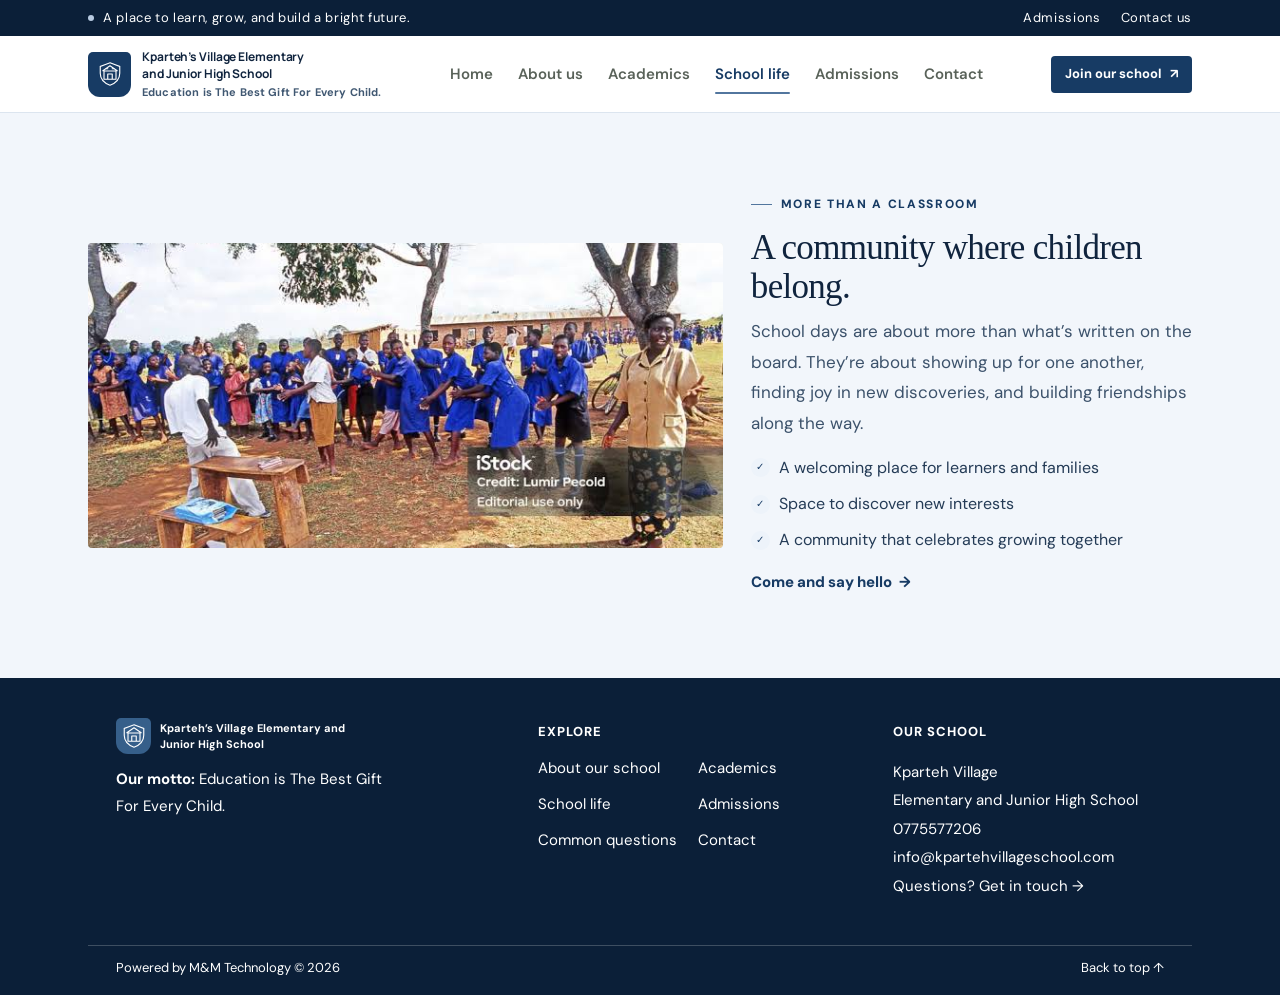
<file: life.html>
<!doctype html>
<html lang="en">
<head>
<meta charset="utf-8">
<meta name="viewport" content="width=device-width,initial-scale=1">
<meta name="theme-color" content="#faf8f3">
<meta name="description" content="Discover the welcoming community and school life at Kparteh’s Village Elementary and Junior High School.">
<title>School life | Kparteh’s Village School</title>
<link rel="preconnect" href="https://fonts.googleapis.com">
<link rel="preconnect" href="https://fonts.gstatic.com" crossorigin>
<link href="https://fonts.googleapis.com/css2?family=DM+Sans:wght@400;500;600;700;800&family=Manrope:wght@400;500;600;700;800&display=swap" rel="stylesheet">
<link rel="stylesheet" href="site.css?v=readable-text">
</head>
<body data-page="life.html">
<a class="skip-link" href="#main">Skip to main content</a>
<div class="topline"><div class="topline-inner"><div class="topline-message"><i></i> A place to learn, grow, and build a bright future.</div><div class="topline-links"><a href="admissions.html">Admissions</a><a href="contact.html">Contact us</a></div></div></div>
<header class="header"><div class="header-inner">
    <a class="brand" href="index.html" aria-label="Kparteh's Village School home"><span class="crest"><svg viewBox="0 0 40 40" aria-hidden="true"><path d="M20 5 33 10v9c0 8-5.6 13.2-13 16-7.4-2.8-13-8-13-16v-9z" fill="none" stroke="currentColor" stroke-width="1.5"/><path d="M12 16h16v11H12zm-2 0 10-7 10 7M17 27v-7h6v7" fill="none" stroke="currentColor" stroke-width="1.5" stroke-linejoin="round"/><path d="M15 13h2m6 0h2" stroke="currentColor" stroke-width="1.5" stroke-linecap="round"/></svg></span><span class="brand-copy"><strong>Kparteh’s Village Elementary<br>and Junior High School</strong><small>Education is The Best Gift For Every Child.</small></span></a>
    <nav class="nav" id="mainNav" aria-label="Main navigation"><a href="index.html">Home</a><a href="about.html">About us</a><a href="academics.html">Academics</a><a href="life.html">School life</a><a href="admissions.html">Admissions</a><a href="contact.html">Contact</a></nav>
    <a class="header-cta" href="admissions.html">Join our school <span aria-hidden="true">↗</span></a><button class="menu-toggle" id="menuToggle" aria-expanded="false" aria-controls="mainNav" aria-label="Open navigation menu"><svg viewBox="0 0 24 24"><path d="M4 7h16M4 12h16M4 17h16" fill="none" stroke="currentColor" stroke-width="1.8" stroke-linecap="round"/></svg></button>
  </div></header>
<main id="main">
<section class="section life-section" id="life"><div class="section-inner life-grid"><div class="life-picture"><img src="Image/student.jpg" alt="Students taking part in an outdoor school activity" loading="lazy"></div><div class="life-copy"><div class="eyebrow">More than a classroom</div><h2>A community where children belong.</h2><p>School days are about more than what’s written on the board. They’re about showing up for one another, finding joy in new discoveries, and building friendships along the way.</p><div class="life-list"><div class="life-item"><i>✓</i> A welcoming place for learners and families</div><div class="life-item"><i>✓</i> Space to discover new interests</div><div class="life-item"><i>✓</i> A community that celebrates growing together</div></div><a class="text-link" href="contact.html">Come and say hello <span>→</span></a></div></div></section>
</main>
<footer class="footer"><div class="footer-main"><div class="footer-intro"><a class="footer-brand" href="index.html"><span class="crest"><svg viewBox="0 0 40 40" aria-hidden="true"><path d="M20 5 33 10v9c0 8-5.6 13.2-13 16-7.4-2.8-13-8-13-16v-9z" fill="none" stroke="currentColor" stroke-width="1.5"/><path d="M12 16h16v11H12zm-2 0 10-7 10 7M17 27v-7h6v7" fill="none" stroke="currentColor" stroke-width="1.5" stroke-linejoin="round"/></svg></span><strong>Kparteh’s Village Elementary and Junior High School</strong></a><p><strong>Our motto:</strong> Education is The Best Gift For Every Child.</p></div><div><h3 class="footer-heading">Explore</h3><nav class="footer-links" aria-label="Footer navigation"><a href="about.html">About our school</a><a href="academics.html">Academics</a><a href="life.html">School life</a><a href="admissions.html">Admissions</a><a href="contact.html#faq">Common questions</a><a href="contact.html">Contact</a></nav></div><div><h3 class="footer-heading">Our school</h3><p class="footer-text" style="line-height:1.9">Kparteh Village<br>Elementary and Junior High School<br><a href="tel:0775577206">0775577206</a><br><a href="mailto:info@kpartehvillageschool.com">info@kpartehvillageschool.com</a><br><a class="back-top" href="contact.html">Questions? Get in touch →</a></p></div></div><div class="footer-bottom"><span>Powered by M&amp;M Technology &#169; 2026</span><a href="index.html" class="back-top">Back to top ↑</a></div></footer>
<script>
const menuToggle=document.getElementById('menuToggle');const mainNav=document.getElementById('mainNav');
menuToggle.addEventListener('click',()=>{const open=menuToggle.getAttribute('aria-expanded')!=='true';menuToggle.setAttribute('aria-expanded',String(open));menuToggle.setAttribute('aria-label',open?'Close navigation menu':'Open navigation menu');mainNav.classList.toggle('open',open)});
mainNav.addEventListener('click',event=>{if(event.target.closest('a')){mainNav.classList.remove('open');menuToggle.setAttribute('aria-expanded','false');menuToggle.setAttribute('aria-label','Open navigation menu')}});
const currentPage=document.body.dataset.page;document.querySelectorAll('.nav a').forEach(link=>{if(link.getAttribute('href')===currentPage){link.classList.add('active');link.setAttribute('aria-current','page')}});

document.querySelectorAll('.faq-question').forEach(button=>button.addEventListener('click',()=>{const open=button.getAttribute('aria-expanded')==='true';button.setAttribute('aria-expanded',String(!open));button.nextElementSibling.hidden=open}));
const contactForm=document.getElementById('contactForm');if(contactForm)contactForm.addEventListener('submit',async event=>{event.preventDefault();const data=new FormData(contactForm);const text='Name: '+data.get('name')+'\nPhone: '+(data.get('phone')||'Not provided')+'\nTopic: '+data.get('reason')+'\n\n'+data.get('message');const status=document.getElementById('contactStatus');try{await navigator.clipboard.writeText('Subject: Question for Kparteh’s Village School\n\n'+text);status.textContent='Your message has been copied. You can paste it into an email or share it with the school directly.'}catch{status.textContent='Your message has not been sent. Please copy your details and contact the school directly.'}status.classList.add('show')});
</script>
</body>
</html>
</file>
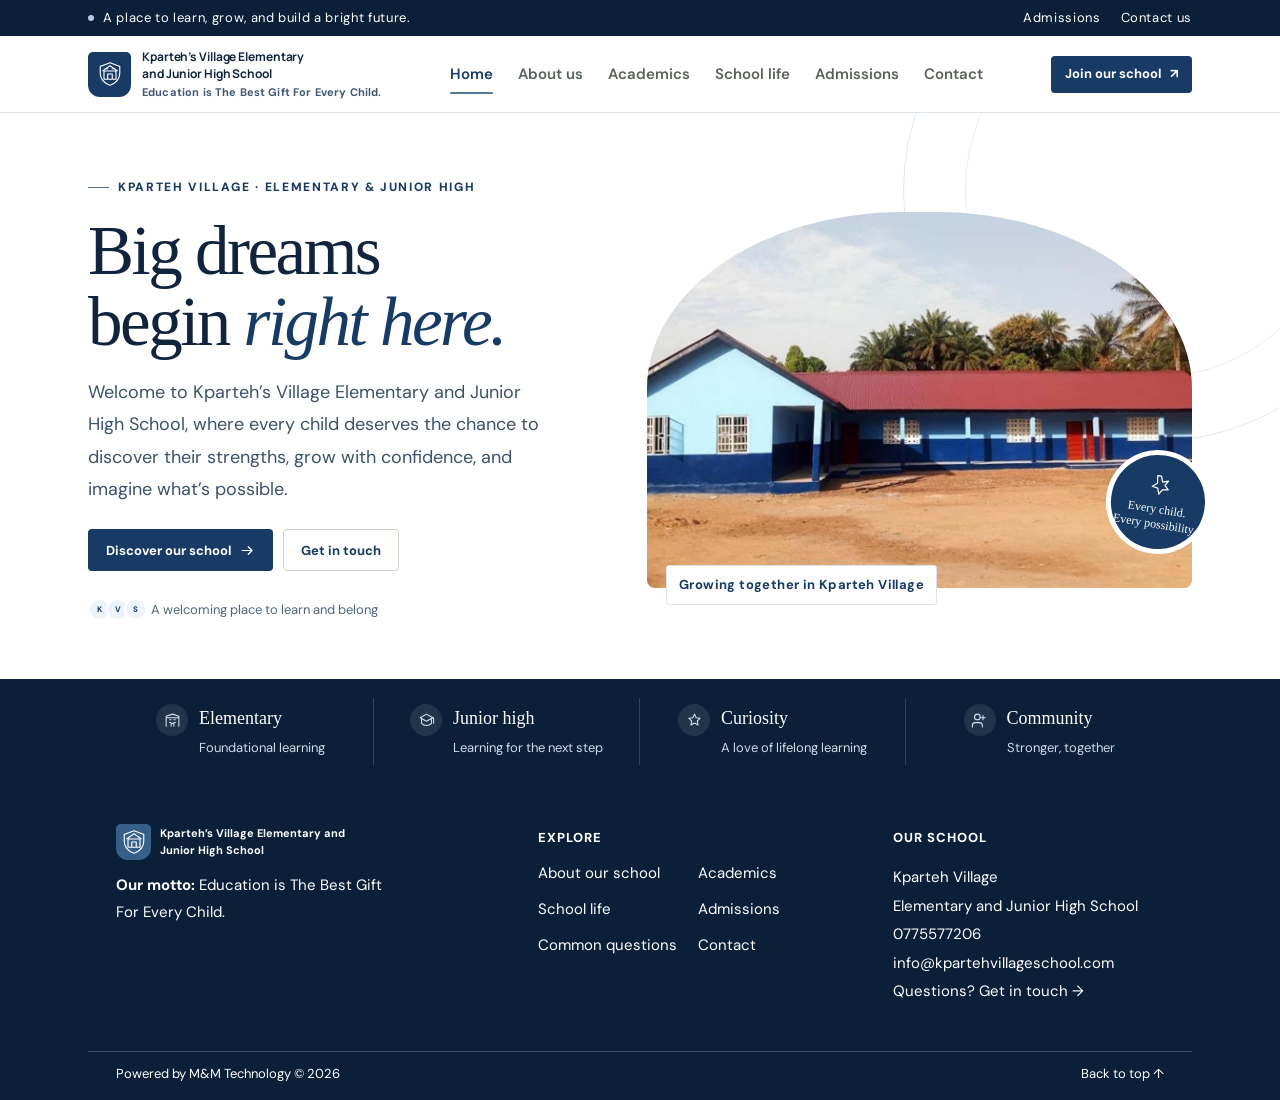
<file: schoolink.html>
<!doctype html>
<html lang="en"><head><meta charset="utf-8"><meta name="viewport" content="width=device-width,initial-scale=1"><meta http-equiv="refresh" content="0;url=index.html"><link rel="canonical" href="index.html"><title>Kparteh’s Village School</title></head><body><p><a href="index.html">Visit Kparteh’s Village Elementary and Junior High School</a></p><script>window.location.replace('index.html'+window.location.search+window.location.hash);</script></body></html>
</file>
<file: site.css>
:root{--paper:#faf8f3;--white:#fff;--ink:#1e302b;--muted:#747a6e;--green:#245b46;--green-deep:#183f34;--green-pale:#eaf0e8;--gold:#e1a33c;--terracotta:#bc624b;--line:#eae7df;--shadow:0 14px 40px #253b2b0d;--serif:Georgia,'Times New Roman',serif;--sans:'DM Sans',Arial,sans-serif}*{box-sizing:border-box}html{scroll-behavior:smooth;scroll-padding-top:80px}body{margin:0;background:var(--paper);color:var(--ink);font-family:var(--sans);font-size:14px;-webkit-font-smoothing:antialiased}button,input,select,textarea{font:inherit}a{color:inherit;text-decoration:none}button{cursor:pointer}button:focus-visible,a:focus-visible,input:focus-visible,select:focus-visible,textarea:focus-visible{outline:3px solid #dda854;outline-offset:3px}.skip-link{position:absolute;top:-50px;left:16px;z-index:100;padding:10px 14px;border-radius:5px;background:white}.skip-link:focus{top:10px}.topline{height:36px;background:var(--green-deep);color:#f6f2e9}.topline-inner{display:flex;align-items:center;justify-content:space-between;max-width:1160px;height:100%;padding:0 28px;margin:auto;font-size:10px;letter-spacing:.05em}.topline-message{display:flex;align-items:center;gap:9px;color:#e9eadf}.topline-message i{width:6px;height:6px;border-radius:50%;background:#e3b65e}.topline-links{display:flex;gap:20px;color:#e0e5da}.topline-links a:hover{color:#f3c778}.header{position:sticky;z-index:50;top:0;background:#faf8f3ed;border-bottom:1px solid #e9e5da;backdrop-filter:blur(14px)}.header-inner{display:flex;align-items:center;justify-content:space-between;max-width:1160px;height:76px;padding:0 28px;margin:auto}.brand{display:flex;align-items:center;gap:11px;min-width:245px}.crest{display:grid;place-items:center;width:43px;height:45px;flex:none;border-radius:5px 5px 12px 12px;background:var(--green);color:#fff}.crest svg{width:30px;height:30px}.brand-copy strong{display:block;font-family:Manrope,var(--sans);font-size:12px;line-height:1.45;letter-spacing:-.1px}.brand-copy small{display:block;margin-top:3px;color:#858777;font-size:8px;font-weight:700;letter-spacing:1.45px;text-transform:uppercase}.nav{display:flex;align-items:center;gap:25px}.nav a{position:relative;padding:8px 0;color:#596259;font-size:11px;font-weight:600;transition:color .2s}.nav a:hover,.nav a.active{color:var(--green)}.nav a.active:after{position:absolute;right:0;bottom:0;left:0;height:2px;border-radius:2px;background:var(--gold);content:''}.header-cta,.button{display:inline-flex;align-items:center;justify-content:center;gap:9px;min-height:42px;padding:0 17px;border:1px solid transparent;border-radius:4px;background:var(--green);color:white;font-size:11px;font-weight:700;transition:background .2s,transform .2s,border-color .2s}.header-cta{min-height:37px;padding:0 13px;font-size:10px}.header-cta:hover,.button-primary:hover{transform:translateY(-1px);background:#194534}.button svg,.header-cta svg{width:15px;height:15px}.button-outline{border-color:#cfd5c8;background:transparent;color:var(--green)}.button-outline:hover{border-color:var(--green);background:white}.menu-toggle{display:none;width:39px;height:39px;place-items:center;border:1px solid var(--line);border-radius:4px;background:transparent;color:var(--ink)}.menu-toggle svg{width:20px;height:20px}.hero{position:relative;overflow:hidden;padding:65px 28px 58px}.hero:before{position:absolute;top:-173px;right:-125px;width:500px;height:500px;border:1px solid #dfe4d6;border-radius:50%;content:'';pointer-events:none}.hero:after{position:absolute;top:-112px;right:-62px;width:375px;height:375px;border:1px solid #e7e4d9;border-radius:50%;content:'';pointer-events:none}.hero-inner{position:relative;z-index:1;display:grid;grid-template-columns:.96fr 1.04fr;align-items:center;gap:56px;max-width:1104px;margin:0 auto}.eyebrow{display:flex;align-items:center;gap:9px;color:var(--green);font-size:9px;font-weight:800;letter-spacing:1.65px;text-transform:uppercase}.eyebrow:before{width:21px;height:1px;background:var(--gold);content:''}.hero h1{max-width:540px;margin:18px 0 16px;font-family:var(--serif);font-size:clamp(43px,5.5vw,69px);font-weight:400;line-height:1.03;letter-spacing:-2.5px}.hero h1 em{color:var(--green);font-weight:400}.hero-copy{max-width:415px;color:#74796d;font-size:13px;line-height:1.85}.hero-actions{display:flex;flex-wrap:wrap;gap:10px;margin-top:24px}.hero-note{display:flex;align-items:center;gap:9px;margin-top:27px;color:#7b7c6d;font-size:9px}.note-avatars{display:flex}.note-avatars span{display:grid;place-items:center;width:23px;height:23px;margin-right:-5px;border:2px solid var(--paper);border-radius:50%;background:#d9e4d6;color:var(--green);font-size:8px;font-weight:700}.note-avatars span:nth-child(2){background:#efdfbf}.note-avatars span:nth-child(3){background:#ead5ca}.hero-visual{position:relative;min-width:0}.illustration{position:relative;overflow:hidden;width:100%;aspect-ratio:1.12;border-radius:47% 47% 8px 8px;background:#e7eee3}.illustration svg{position:absolute;inset:0;width:100%;height:100%}.hero-sticker{position:absolute;right:-18px;bottom:34px;display:grid;place-items:center;width:104px;height:104px;border:5px solid var(--paper);border-radius:50%;background:#e3ad50;color:#1e432e;text-align:center;transform:rotate(9deg)}.hero-sticker svg{width:23px;height:23px;margin-bottom:2px}.hero-sticker span{font-family:var(--serif);font-size:12px;line-height:1.25}.corner-label{position:absolute;bottom:-17px;left:19px;padding:8px 12px;border:1px solid var(--line);border-radius:3px;background:var(--paper);color:#637060;font-size:9px;font-weight:700;letter-spacing:.4px}.stats-band{background:var(--green-deep);color:white}.stats-inner{display:grid;grid-template-columns:repeat(4,1fr);max-width:1104px;padding:19px 20px;margin:auto}.stat{display:flex;justify-content:center;gap:11px;padding:6px 15px;border-right:1px solid #ffffff28}.stat:last-child{border:0}.stat-icon{display:grid;place-items:center;width:32px;height:32px;flex:none;border-radius:50%;background:#ffffff14;color:#e2b75e}.stat-icon svg{width:17px;height:17px}.stat-copy strong{display:block;font-family:var(--serif);font-size:16px;font-weight:400}.stat-copy span{display:block;margin-top:3px;color:#c5cdbd;font-size:9px}.section{padding:82px 28px}.section-inner{max-width:1104px;margin:0 auto}.section-heading{max-width:575px;margin-bottom:33px}.section-heading.center{margin-right:auto;margin-left:auto;text-align:center}.section-heading.center .eyebrow{justify-content:center}.section-heading h2,.about-copy h2,.admissions-copy h2,.contact-copy h2{margin:12px 0 10px;font-family:var(--serif);font-size:clamp(31px,4vw,43px);font-weight:400;line-height:1.12;letter-spacing:-1px}.section-heading>p,.about-copy>p,.admissions-copy>p,.contact-copy>p{margin:0;color:#767b70;font-size:12px;line-height:1.85}.welcome-section{background:white}.welcome-grid{display:grid;grid-template-columns:.88fr 1.12fr;align-items:center;gap:65px}.welcome-illustration{position:relative;min-height:340px;overflow:hidden;border-radius:5px;background:#edf1e9}.welcome-illustration svg{position:absolute;inset:0;width:100%;height:100%}.welcome-chip{position:absolute;bottom:14px;left:14px;padding:9px 12px;border:1px solid #eae9e0;border-radius:3px;background:#fffefa;color:var(--green);font-size:9px;font-weight:700}.welcome-copy h2{margin-top:12px}.welcome-copy>p{margin:0 0 12px;color:#72786d;font-size:11px;line-height:1.9}.signature{display:flex;align-items:center;gap:10px;margin-top:17px}.signature-mark{font-family:var(--serif);font-size:23px;font-style:italic;color:var(--green)}.signature-text strong{display:block;font-size:10px}.signature-text small{display:block;margin-top:3px;color:#909184;font-size:9px}.text-link{display:inline-flex;align-items:center;gap:7px;margin-top:16px;color:var(--green);font-size:10px;font-weight:800}.text-link span{transition:transform .2s}.text-link:hover span{transform:translateX(4px)}.program-section{background:#f5f4ed}.program-grid{display:grid;grid-template-columns:repeat(3,1fr);gap:15px}.program-card{position:relative;overflow:hidden;min-height:225px;padding:21px 20px 19px;border:1px solid #e8e6dc;border-radius:4px;background:#fffefa;transition:transform .2s,box-shadow .2s}.program-card:hover{transform:translateY(-3px);box-shadow:var(--shadow)}.program-top{display:flex;align-items:flex-start;justify-content:space-between}.program-icon{display:grid;place-items:center;width:39px;height:39px;border-radius:50%;background:var(--green-pale);color:var(--green)}.program-icon svg{width:20px;height:20px}.program-number{font-family:var(--serif);font-size:21px;color:#d6d5c9}.program-card h3{margin:20px 0 7px;font-family:var(--serif);font-size:21px;font-weight:400}.program-card p{max-width:290px;margin:0;color:#777b70;font-size:10px;line-height:1.75}.program-card .text-link{margin-top:12px;font-size:9px}.values-section{padding-top:68px;padding-bottom:68px;background:#fff}.values-head{display:flex;align-items:flex-end;justify-content:space-between;gap:28px;margin-bottom:30px}.values-head .section-heading{max-width:495px;margin:0}.values-head>p{max-width:330px;margin:0 0 5px;color:#787c71;font-size:10px;line-height:1.85}.value-grid{display:grid;grid-template-columns:repeat(4,1fr);gap:12px}.value-card{min-height:137px;padding:18px 15px;border-top:2px solid #dfac54;background:#f9f8f3}.value-card:nth-child(2){border-color:var(--green)}.value-card:nth-child(3){border-color:#c27056}.value-card:nth-child(4){border-color:#8ba797}.value-symbol{color:var(--green);font-size:17px}.value-card h3{margin:12px 0 5px;font-family:var(--serif);font-size:15px;font-weight:400}.value-card p{margin:0;color:#818477;font-size:9px;line-height:1.7}.admissions-section{position:relative;overflow:hidden;background:var(--green-deep);color:white}.admissions-section:after{position:absolute;top:-260px;right:-155px;width:620px;height:620px;border:1px solid #ffffff16;border-radius:50%;box-shadow:0 0 0 45px #ffffff09,0 0 0 90px #ffffff07;content:'';pointer-events:none}.admissions-inner{position:relative;z-index:1;display:grid;grid-template-columns:.95fr 1.05fr;gap:70px;max-width:1000px;margin:auto}.admissions-section .eyebrow{color:#edc579}.admissions-copy h2{max-width:440px;color:white}.admissions-copy>p{max-width:410px;color:#d0d7ca}.admissions-contact{display:flex;flex-wrap:wrap;gap:10px;margin-top:22px}.admissions-section .button-primary{background:#e3ae52;color:#223c2e}.admissions-section .button-primary:hover{background:#f0c875}.admissions-section .button-outline{border-color:#698275;color:white}.admissions-section .button-outline:hover{background:#ffffff12}.steps{display:grid;gap:0;padding-top:5px}.step{display:grid;grid-template-columns:37px 1fr;gap:12px;padding:0 0 20px}.step:last-child{padding-bottom:0}.step-number{display:grid;place-items:center;width:31px;height:31px;border:1px solid #83968a;border-radius:50%;color:#ecc67a;font-family:var(--serif);font-size:13px}.step:not(:last-child) .step-number:after{position:absolute;width:1px;height:32px;margin-top:61px;background:#63776a;content:''}.step h3{margin:2px 0 5px;color:white;font-family:var(--serif);font-size:15px;font-weight:400}.step p{margin:0;color:#c0ccbf;font-size:9px;line-height:1.7}.life-section{background:#faf8f3}.life-grid{display:grid;grid-template-columns:1.18fr .82fr;gap:28px;align-items:center}.life-picture{position:relative;overflow:hidden;min-height:305px;border-radius:4px;background:#e9eee4}.life-picture svg{position:absolute;inset:0;width:100%;height:100%}.life-copy h2{margin:13px 0 10px;font-family:var(--serif);font-size:35px;font-weight:400;line-height:1.12;letter-spacing:-.7px}.life-copy>p{margin:0;color:#767b70;font-size:11px;line-height:1.9}.life-list{display:grid;gap:10px;margin-top:16px}.life-item{display:flex;align-items:center;gap:9px;color:#47564b;font-size:10px}.life-item i{display:grid;place-items:center;width:19px;height:19px;border-radius:50%;background:#e5eee5;color:var(--green);font-size:10px;font-style:normal}.contact-section{background:#f2f1e9}.contact-grid{display:grid;grid-template-columns:.8fr 1.2fr;gap:70px}.contact-copy h2{font-size:37px}.contact-copy>p{max-width:330px}.contact-details{display:grid;gap:13px;margin-top:23px}.contact-detail{display:flex;align-items:flex-start;gap:10px}.contact-detail-icon{display:grid;place-items:center;width:30px;height:30px;border-radius:50%;background:#e3ebe1;color:var(--green)}.contact-detail-icon svg{width:15px;height:15px}.contact-detail strong{display:block;margin-top:2px;font-size:10px}.contact-detail small{display:block;margin-top:4px;color:#777c70;font-size:9px}.contact-form{padding:23px;border:1px solid #e8e5db;border-radius:4px;background:#fffefa}.form-title{margin:0 0 4px;font-family:var(--serif);font-size:22px;font-weight:400}.form-caption{margin:0 0 15px;color:#818477;font-size:9px;line-height:1.6}.form-grid{display:grid;grid-template-columns:1fr 1fr;gap:11px}.field{display:grid;gap:5px}.field.full{grid-column:1/-1}.field label{color:#576253;font-size:9px;font-weight:700}.field input,.field select,.field textarea{width:100%;min-height:36px;padding:9px 10px;border:1px solid #e5e4db;border-radius:3px;background:#fff;color:var(--ink);font-size:10px}.field textarea{min-height:88px;resize:vertical}.field input::placeholder,.field textarea::placeholder{color:#a4a597}.form-footer{display:flex;align-items:center;justify-content:space-between;gap:10px;margin-top:13px}.form-note{max-width:210px;color:#888b7d;font-size:8px;line-height:1.5}.form-status{display:none;padding:10px 11px;margin-top:12px;border:1px solid #d7e5d8;border-radius:3px;background:#eff6ee;color:#355942;font-size:10px;line-height:1.6}.form-status.show{display:block}.faq-section{background:#fffefa}.faq-grid{display:grid;grid-template-columns:.72fr 1.28fr;gap:60px}.faq-copy p{max-width:280px;color:#767b70;font-size:11px;line-height:1.8}.faq-list{border-top:1px solid var(--line)}.faq-item{border-bottom:1px solid var(--line)}.faq-question{display:flex;align-items:center;justify-content:space-between;gap:18px;width:100%;padding:16px 1px;border:0;background:none;color:var(--ink);text-align:left;font-family:var(--serif);font-size:14px}.faq-question span:last-child{color:var(--green);font-family:var(--sans);font-size:17px;transition:transform .2s}.faq-question[aria-expanded=true] span:last-child{transform:rotate(45deg)}.faq-answer{max-width:580px;padding:0 26px 15px 1px;color:#767b70;font-size:10px;line-height:1.8}.footer{background:#183f34;color:#e5e8dd}.footer-main{display:grid;grid-template-columns:1.1fr .9fr .8fr;gap:50px;max-width:1104px;padding:40px 28px 30px;margin:auto}.footer-brand{display:flex;align-items:center;gap:9px}.footer-brand .crest{width:35px;height:36px;background:#52755f}.footer-brand strong{max-width:220px;font-size:11px;line-height:1.5}.footer-intro p{max-width:275px;margin:12px 0 0;color:#c0cdbf;font-size:9px;line-height:1.8}.footer-heading{margin:3px 0 12px;color:#e4c27c;font-size:9px;font-weight:800;letter-spacing:1px;text-transform:uppercase}.footer-links{display:grid;grid-template-columns:1fr 1fr;gap:9px 15px}.footer-links a,.footer-text{color:#d1dbd0;font-size:9px}.footer-links a:hover{color:#f2cc79}.footer-bottom{display:flex;justify-content:space-between;gap:15px;max-width:1104px;padding:12px 28px 16px;margin:0 auto;border-top:1px solid #ffffff27;color:#bfccbd;font-size:8px}.back-top{color:#f0cb7e}.modal-backdrop{position:fixed;inset:0;z-index:90;display:none;align-items:center;justify-content:center;padding:18px;background:#14231fcc;backdrop-filter:blur(4px)}.modal-backdrop.open{display:flex}.modal{position:relative;width:min(100%,475px);max-height:90vh;overflow:auto;padding:25px;border:1px solid #e8e5db;border-radius:5px;background:var(--paper);box-shadow:0 22px 70px #111c2240}.modal-close{position:absolute;top:14px;right:14px;display:grid;place-items:center;width:31px;height:31px;border:1px solid var(--line);border-radius:50%;background:transparent;color:#636c5f}.modal-close svg{width:15px}.modal h2{max-width:370px;margin:0 35px 8px 0;font-family:var(--serif);font-size:27px;font-weight:400}.modal>p{margin:0;color:#757b70;font-size:10px;line-height:1.75}.modal .form-grid{margin-top:16px}.modal-status{display:none;padding:10px;margin-top:12px;border-radius:3px;background:#eaf1e7;color:var(--green);font-size:10px;line-height:1.6}.modal-status.show{display:block}.toast{position:fixed;right:20px;bottom:19px;z-index:100;max-width:340px;padding:12px 16px;border:1px solid var(--line);border-radius:4px;background:white;box-shadow:var(--shadow);color:var(--ink);font-size:10px;animation:arrive .2s ease}@keyframes arrive{from{opacity:0;transform:translateY(5px)}to{opacity:1;transform:translateY(0)}}
    @media(min-width:1400px){.hero{padding-top:78px;padding-bottom:69px}.illustration{aspect-ratio:1.18}}
    @media(max-width:850px){.nav{gap:15px}.brand{min-width:215px}.header-inner{padding-right:21px;padding-left:21px}.hero-inner{gap:32px}.stats-inner{padding-right:10px;padding-left:10px}.stat{gap:8px;padding-right:8px;padding-left:8px}.welcome-grid{gap:35px}.admissions-inner,.contact-grid{gap:38px}.footer-main{gap:30px}}
    @media(max-width:700px){html{scroll-padding-top:63px}.topline-inner{padding:0 16px}.topline-message{font-size:9px}.topline-links{gap:11px;font-size:9px}.header-inner{height:66px;padding:0 16px}.brand{min-width:0}.brand-copy strong{font-size:10px}.crest{width:38px;height:39px}.menu-toggle{display:grid}.nav{position:absolute;top:65px;right:0;left:0;display:none;align-items:stretch;gap:0;padding:8px 17px 13px;border-bottom:1px solid var(--line);background:var(--paper);box-shadow:0 15px 20px #263b2410}.nav.open{display:grid}.nav a{padding:12px 4px;border-bottom:1px solid var(--line);font-size:12px}.nav a:last-child{border:0}.nav a.active:after{right:auto;bottom:7px;width:20px}.header-cta{display:none}.hero{padding:43px 18px 40px}.hero-inner{grid-template-columns:1fr;gap:30px}.hero h1{max-width:500px;font-size:clamp(46px,12vw,63px)}.hero-copy{font-size:12px}.hero-visual{width:min(100%,470px);margin:auto}.illustration{aspect-ratio:1.3;border-radius:44% 44% 6px 6px}.hero-sticker{right:-5px;bottom:21px;width:84px;height:84px}.hero-sticker span{font-size:10px}.corner-label{bottom:-14px;left:9px;font-size:8px}.stats-inner{grid-template-columns:1fr 1fr;gap:0;padding:13px 7px}.stat{justify-content:flex-start;padding:12px 8px;border-right:1px solid #ffffff28}.stat:nth-child(2){border-right:0}.stat:nth-child(3),.stat:nth-child(4){border-top:1px solid #ffffff28}.stat-copy strong{font-size:15px}.stat-copy span{font-size:8px}.section{padding:60px 18px}.section-heading{margin-bottom:25px}.section-heading h2,.about-copy h2,.admissions-copy h2,.contact-copy h2{font-size:34px}.welcome-grid{grid-template-columns:1fr;gap:24px}.welcome-illustration{min-height:245px}.program-grid{grid-template-columns:1fr;gap:9px}.program-card{min-height:auto;padding:16px}.program-card h3{margin-top:13px}.values-head{display:block}.values-head>p{margin-top:11px}.value-grid{grid-template-columns:1fr 1fr;gap:8px}.value-card{min-height:135px;padding:13px}.value-card h3{font-size:14px}.admissions-inner{grid-template-columns:1fr;gap:33px}.step{padding-bottom:17px}.life-grid{grid-template-columns:1fr;gap:21px}.life-picture{min-height:245px}.life-copy h2{font-size:32px}.contact-grid{grid-template-columns:1fr;gap:22px}.contact-copy h2{font-size:34px}.contact-details{grid-template-columns:1fr 1fr;gap:11px}.contact-form{padding:16px}.form-grid{gap:9px}.form-note{font-size:8px}.faq-grid{grid-template-columns:1fr;gap:18px}.faq-copy .section-heading{margin-bottom:0}.footer-main{grid-template-columns:1fr 1fr;gap:25px 18px;padding:29px 18px 23px}.footer-intro{grid-column:1/-1}.footer-bottom{padding-right:18px;padding-left:18px}}
    @media(max-width:380px){.topline-links{gap:8px}.topline-links a:last-child{display:none}.brand-copy strong{max-width:210px;font-size:9px}.hero-actions .button{min-height:39px;padding:0 11px;font-size:10px}.form-grid{grid-template-columns:1fr}.field.full{grid-column:auto}.form-footer{align-items:flex-start;flex-direction:column}.contact-details{grid-template-columns:1fr}.footer-main{grid-template-columns:1fr}.footer-intro{grid-column:auto}}
    @media(prefers-reduced-motion:reduce){*,*::before,*::after{scroll-behavior:auto!important;animation-duration:.01ms!important;transition-duration:.01ms!important}}
.illustration{aspect-ratio:1.45}.illustration img{position:absolute;inset:0;width:100%;height:100%;object-fit:cover;object-position:center 57%}@media(max-width:700px){.illustration{aspect-ratio:1.3}}
:root{--paper:#f5f8fc;--white:#fff;--ink:#10243e;--muted:#65768c;--green:#173b64;--green-deep:#0b1f38;--green-pale:#e9f0f8;--gold:#52769e;--terracotta:#315d8d;--line:#dbe4ef;--shadow:0 14px 40px #142b4610}
.hero-sticker{border-color:var(--paper);background:#173b64;color:#fff}.hero:before{border-color:#dce6f1}.hero:after{border-color:#e4ebf3}.welcome-illustration img,.life-picture img{position:absolute;inset:0;width:100%;height:100%;object-fit:cover}.welcome-illustration img{object-position:center 52%}.life-picture img{object-position:center 40%}.welcome-section,.values-section,.faq-section{background:#fff}.program-section{background:#f0f4f9}.value-card{background:#f5f8fc;border-color:#52769e}.value-card:nth-child(2){border-color:#173b64}.value-card:nth-child(3){border-color:#315d8d}.value-card:nth-child(4){border-color:#7894b3}.admissions-section .eyebrow{color:#cad9eb}.admissions-section .button-primary{background:#dce7f3;color:#10243e}.admissions-section .button-primary:hover{background:#fff}.admissions-section .button-outline{border-color:#7890ad;color:#fff}.admissions-section .button-outline:hover{background:#ffffff12}.contact-section{background:#edf2f8}.footer-brand .crest{background:#365f8a}.hero-note .note-avatars span{color:#173b64}
.life-section{background:#f5f8fc}.header{background:rgba(245,248,252,.95)}.topline{color:#fff}.topline-message,.topline-links{color:#fff}
/* Readable type scale */
body{font-size:16px}.topline-inner{font-size:12px}.nav a{font-size:13px}.header-cta,.button{font-size:13px}.eyebrow{font-size:11px}.hero-copy{max-width:470px;font-size:16px;line-height:1.8}.hero-note{font-size:12px}.corner-label,.welcome-chip{font-size:11px}.stat-copy strong{font-size:18px}.stat-copy span{font-size:11px}.section-heading>p,.about-copy>p,.admissions-copy>p,.contact-copy>p,.welcome-copy>p,.life-copy>p{font-size:15px;line-height:1.85}.text-link{font-size:13px}.program-card p{font-size:13px;line-height:1.8}.program-card .text-link{font-size:12px}.program-card h3{font-size:23px}.value-card h3{font-size:17px}.value-card p,.values-head>p{font-size:12px;line-height:1.8}.admissions-contact .button{font-size:12px}.step h3{font-size:17px}.step p{font-size:12px;line-height:1.8}.life-item{font-size:13px}.form-title{font-size:25px}.form-caption{font-size:12px;line-height:1.7}.field label{font-size:11px}.field input,.field select,.field textarea{font-size:14px}.form-note{font-size:10px;line-height:1.65}.form-status{font-size:12px;line-height:1.7}.faq-question{font-size:17px}.faq-answer{font-size:13px;line-height:1.8}.footer-heading{font-size:11px}.footer-links a,.footer-text{font-size:12px}.footer-intro p{font-size:12px;line-height:1.8}.footer-bottom{font-size:10px}
@media(max-width:700px){body{font-size:15px}.topline-inner{font-size:11px}.topline-message,.topline-links{font-size:11px}.nav a{font-size:14px}.header-cta,.button{font-size:12px}.eyebrow{font-size:10px}.hero-copy{font-size:15px}.hero-note{font-size:11px}.corner-label,.welcome-chip{font-size:10px}.section-heading>p,.about-copy>p,.admissions-copy>p,.contact-copy>p,.welcome-copy>p,.life-copy>p{font-size:14px}.program-card p{font-size:13px}.program-card .text-link{font-size:12px}.value-card p,.values-head>p{font-size:12px}.step p{font-size:12px}.life-item{font-size:12px}.form-caption{font-size:11px}.field label{font-size:11px}.field input,.field select,.field textarea{font-size:14px}.form-note{font-size:10px}.faq-question{font-size:16px}.faq-answer{font-size:13px}.footer-links a,.footer-text,.footer-intro p{font-size:11px}.footer-bottom{font-size:9px}}
.brand-copy small{font-size:9px;letter-spacing:.15px;line-height:1.35;text-transform:none}
:root{--paper:#fff;--ink:#10243e;--muted:#52677f;--green:#173b64;--green-deep:#0b1f38;--green-pale:#edf3fa;--gold:#52769e;--terracotta:#315d8d;--line:#dce5ef;--shadow:0 14px 40px #10243e0d}
body{background:#fff;color:var(--ink)}button:focus-visible,a:focus-visible,input:focus-visible,select:focus-visible,textarea:focus-visible{outline-color:#52769e}.topline{background:#0b1f38;color:#fff}.topline-message,.topline-links{color:#fff}.topline-message i{background:#b8cbe2}.header{background:rgba(255,255,255,.97);border-color:#dce5ef}.nav a:hover,.nav a.active{color:#173b64}.hero:before{border-color:#e0e9f3}.hero:after{border-color:#e8eef6}.hero-copy{color:#52677f}.hero-note{color:#52677f}.note-avatars span,.note-avatars span:nth-child(2),.note-avatars span:nth-child(3){background:#edf3fa;color:#173b64}.corner-label,.welcome-chip{border-color:#dce5ef;background:#fff;color:#173b64}.stats-band{background:#0b1f38}.stat-icon{background:#ffffff18;color:#d3e1f2}.stat-copy span{color:#d0dbea}.program-section,.life-section{background:#f2f6fb}.program-card{border-color:#dce5ef;background:#fff}.program-number{color:#7c95b2}.values-section,.welcome-section,.faq-section{background:#fff}.value-card{background:#f3f7fb;border-color:#52769e}.value-card:nth-child(2){border-color:#173b64}.value-card:nth-child(3){border-color:#315d8d}.value-card:nth-child(4){border-color:#7894b3}.value-card p,.values-head>p,.section-heading>p,.welcome-copy>p,.life-copy>p,.contact-copy>p{color:#52677f}.admissions-section{background:#0b1f38}.admissions-section .eyebrow{color:#d2e0f1}.admissions-copy>p,.step p{color:#d5dfec}.step-number{border-color:#849dbb;color:#d4e3f4}.step:not(:last-child) .step-number:after{background:#64809f}.admissions-section .button-primary{background:#e5edf7;color:#10243e}.admissions-section .button-primary:hover{background:#fff}.admissions-section .button-outline{border-color:#8da4bf;color:#fff}.admissions-section .button-outline:hover{background:#ffffff12}.life-item{color:#243b56}.life-item i,.contact-detail-icon{background:#edf3fa;color:#173b64}.contact-section{background:#f1f5fa}.field label{color:#304b69}.field input,.field select,.field textarea{border-color:#d6e0eb}.form-note,.form-caption{color:#52677f}.form-status{border-color:#cbd9e9;background:#eff4fa;color:#24486f}.faq-answer{color:#52677f}.footer{background:#0b1f38;color:#fff}.footer-main .crest{background:#365f8a}.footer-heading{color:#cfdef0}.footer-intro p,.footer-links a,.footer-text,.footer-bottom{color:#d5dfec}.footer-links a:hover,.footer .back-top,.footer-bottom .back-top{color:#fff}.footer-bottom{border-top-color:#ffffff35}

/* Keep the shared footer consistently navy and white on every page. */
.footer{background:#0b1f38;color:#fff}
.footer .footer-heading,.footer .footer-intro p,.footer .footer-links a,.footer .footer-text,.footer .footer-bottom,.footer .back-top{color:#fff}
.footer .footer-links a:hover,.footer .back-top:hover{color:#fff}

/* Larger, higher-contrast type for comfortable reading. */
body{font-size:18px;line-height:1.65;color:#10243e}
.topline-inner{font-size:13px}
.nav a{font-size:15px}
.brand-copy small{font-size:11px;color:#405872}
.eyebrow{font-size:12px}
.hero-copy{font-size:18px;line-height:1.8;color:#3c526b}
.hero-note,.corner-label,.welcome-chip{font-size:13px}
.stat-copy span{font-size:13px}
.section-heading>p,.about-copy>p,.admissions-copy>p,.contact-copy>p,.welcome-copy>p,.life-copy>p{font-size:17px;line-height:1.8;color:#3c526b}
.program-card p{font-size:16px;line-height:1.8;color:#3c526b}
.program-card .text-link,.text-link{font-size:15px}
.value-card p,.values-head>p{font-size:15px;line-height:1.8;color:#3c526b}
.step p{font-size:15px;line-height:1.8;color:#e3eaf2}
.life-item{font-size:16px}
.field label{font-size:14px;color:#243d59}
.field input,.field select,.field textarea{font-size:16px}
.form-caption{font-size:15px;line-height:1.7}
.form-note{font-size:13px;line-height:1.7}
.form-status,.faq-answer{font-size:15px;line-height:1.8}
.faq-question{font-size:18px}
.footer-heading{font-size:13px}
.footer-links a,.footer-text,.footer-intro p{font-size:15px;line-height:1.8}
.footer-bottom{font-size:13px;line-height:1.6}
@media(max-width:700px){
 body{font-size:17px}
 .topline-inner,.topline-message,.topline-links{font-size:12px}
 .nav a{font-size:16px}
 .brand-copy small{font-size:10px}
 .eyebrow{font-size:11px}
 .hero-copy{font-size:17px}
 .hero-note,.corner-label,.welcome-chip{font-size:12px}
 .section-heading>p,.about-copy>p,.admissions-copy>p,.contact-copy>p,.welcome-copy>p,.life-copy>p{font-size:16px}
 .program-card p,.value-card p,.values-head>p,.step p{font-size:15px}
 .life-item{font-size:15px}
 .field label{font-size:13px}
 .form-caption{font-size:14px}
 .form-note{font-size:12px}
 .faq-answer{font-size:14px}
 .footer-links a,.footer-text,.footer-intro p{font-size:14px}
 .footer-bottom{font-size:12px;flex-wrap:wrap}
}

.program-icon.program-instructor{width:168px;height:204px;overflow:hidden;padding:0;border:2px solid #dce5ef;border-radius:6px;background:#edf3fa;flex:none}
.program-icon.program-instructor img{display:block;width:100%;height:100%;border-radius:4px;object-fit:cover;object-position:center 35%}

@media(max-width:700px){.program-icon.program-instructor{width:148px;height:180px}}

/* Center portrait photos in the academics cards, with all card text below. */
.program-section#academics .program-top{position:relative;display:block;min-height:0}
.program-section#academics .program-number{position:absolute;top:4px;right:2px}
.program-section#academics .program-icon.program-instructor{display:block;width:min(100%,180px);height:218px;margin:0 auto 16px;overflow:hidden;padding:0;border:2px solid #dce5ef;border-radius:6px;background:#edf3fa}
.program-section#academics .program-icon.program-instructor img{display:block;width:100%;height:100%;border-radius:4px;object-fit:cover;object-position:center 35%}
@media(max-width:700px){.program-section#academics .program-icon.program-instructor{width:min(100%,160px);height:194px}}

.faculty-grid{display:grid;grid-template-columns:repeat(4,minmax(0,1fr));gap:18px;align-items:stretch}
.faculty-card{overflow:hidden;border:1px solid #dce5ef;border-radius:6px;background:#fff;box-shadow:0 10px 28px #10243e0a}
.faculty-card>img{display:block;width:100%;height:auto;aspect-ratio:4/5;object-fit:cover;object-position:center 35%}
.faculty-card:nth-child(4)>img{object-position:center 34%}
.faculty-copy{position:relative;padding:18px 18px 20px}
.faculty-number{color:#718ba8;font-family:Georgia,'Times New Roman',serif;font-size:18px}
.faculty-copy h3{margin:8px 0 7px;color:#10243e;font-family:Georgia,'Times New Roman',serif;font-size:21px;font-weight:400}
.faculty-copy p{margin:0;color:#3c526b;font-size:15px;line-height:1.75}
@media(max-width:900px){.faculty-grid{grid-template-columns:repeat(2,minmax(0,1fr))}}
@media(max-width:520px){.faculty-grid{grid-template-columns:1fr}}
</file>
